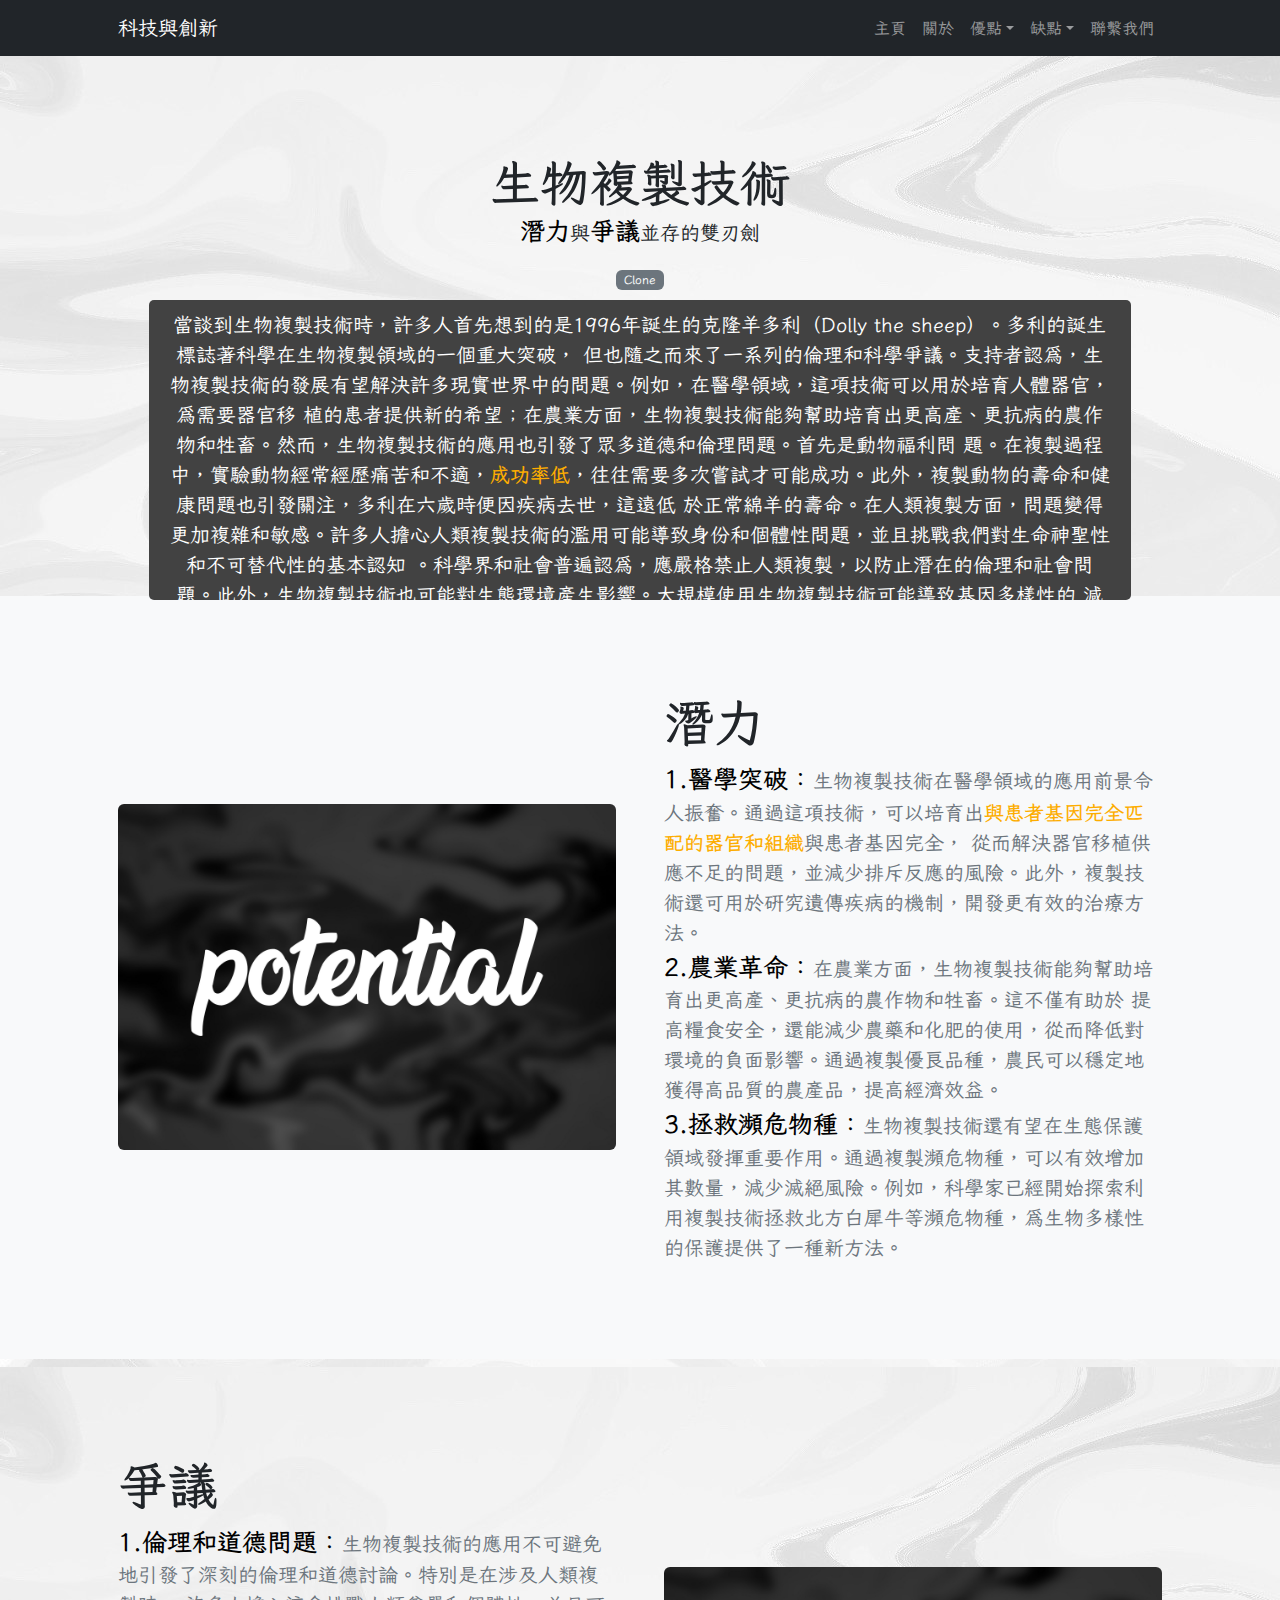
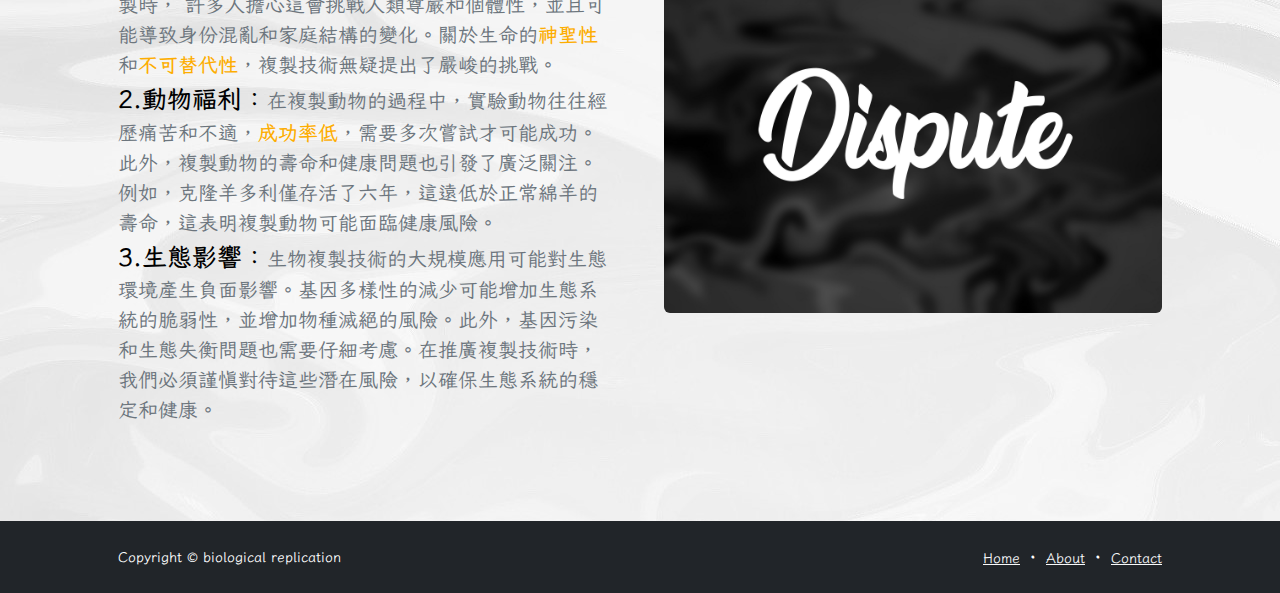
<file: about.html>
<!DOCTYPE html>
<html lang="zh-TW">
    <head>
        <meta charset="utf-8" />
        <meta name="viewport" content="width=device-width, initial-scale=1, shrink-to-fit=no" />
        <meta name="description" content="" />
        <meta name="author" content="" />
        <title>科技與創新-生物複製</title>
        <!-- Favicon-->
        <link rel="icon" type="image/x-icon" href="assets/favicon.ico" />
        <!-- Bootstrap icons-->
        <link href="https://cdn.jsdelivr.net/npm/bootstrap-icons@1.5.0/font/bootstrap-icons.css" rel="stylesheet" />
        <!-- Google Font-->
        <link rel="preconnect" href="https://fonts.googleapis.com">
        <link rel="preconnect" href="https://fonts.gstatic.com" crossorigin>
        <link href="https://fonts.googleapis.com/css2?family=LXGW+WenKai+TC:wght@400;700&display=swap" rel="stylesheet">
        <!-- Core theme CSS (includes Bootstrap)-->
        <link href="css/styles.css" rel="stylesheet" />
        <link href="css/mystyles.css" rel="stylesheet" />
    </head>
    <body class="d-flex flex-column">
        <main class="flex-shrink-0">
            <!-- Navigation-->
            <div class="indexbg">
            <nav class="navbar navbar-expand-lg navbar-dark bg-dark">
                <div class="container px-5">
                    <a class="navbar-brand" href="index.html">科技與創新</a>
                    <button class="navbar-toggler" type="button" data-bs-toggle="collapse" data-bs-target="#navbarSupportedContent" aria-controls="navbarSupportedContent" aria-expanded="false" aria-label="Toggle navigation"><span class="navbar-toggler-icon"></span></button>
                    <div class="collapse navbar-collapse" id="navbarSupportedContent">
                        <ul class="navbar-nav ms-auto mb-2 mb-lg-0">
                            <li class="nav-item"><a class="nav-link" href="index.html">主頁</a></li>
                            <li class="nav-item"><a class="nav-link" href="about.html">關於</a></li>
                            <li class="nav-item dropdown">
                                <a class="nav-link dropdown-toggle" id="navbarDropdownBlog" href="#" role="button" data-bs-toggle="dropdown" aria-expanded="false">優點</a>
                                <ul class="dropdown-menu dropdown-menu-end" aria-labelledby="navbarDropdownBlog">
                                    <li><a class="dropdown-item" href="medical progress.html">醫學進步</a></li>
                                    <li><a class="dropdown-item" href="biodiversity.html">生物多樣性</a></li>
                                    <li><a class="dropdown-item" href="Technology development.html">科技發展</a></li>
                                </ul>
                            </li>
                            <li class="nav-item dropdown">
                                <a class="nav-link dropdown-toggle" id="navbarDropdownPortfolio" href="#" role="button" data-bs-toggle="dropdown" aria-expanded="false">缺點</a>
                                <ul class="dropdown-menu dropdown-menu-end" aria-labelledby="navbarDropdownPortfolio">
                                    <li><a class="dropdown-item" href="social influence.html">社會影響</a></li>
                                    <li><a class="dropdown-item" href="health risks.html">健康風險</a></li>
                                    <li><a class="dropdown-item" href="economic cost.html">經濟成本</a></li>
                                </ul>
                            </li>
                            <li class="nav-item"><a class="nav-link" href="faq.html">聯繫我們</a></li>
                        </ul>
                    </div>
                </div>
            </nav>
            <!-- Header-->
            <header class="py-5">
                <div class=" px-5">
                    <div class="row justify-content-center">
                        <div class="col-lg-8 col-xxl-6">
                            <div class="text-center my-5">
                                <h1 class="zoom-effect slide-in fw-bolder mp mb-1">生物複製技術</h1>
                                <h2 class="zoom-effect slide-in1 abouth2"><span class="font">潛力</span>與<span class="font">爭議</span>並存的雙刃劍</h2>
            <!-- Post categories-->
            <a class="zoom-effect slide-in1 badge bg-secondary text-decoration-none link-light" href="https://geneonline.news/somatic-cell-nuclear-transfer/ " target="_blank" >Clone</a>
                                <p class="slide-in2 overflow">當談到生物複製技術時，許多人首先想到的是1996年誕生的克隆羊多利（Dolly the sheep）。多利的誕生標誌著科學在生物複製領域的一個重大突破，
                                    但也隨之而來了一系列的倫理和科學爭議。支持者認為，生物複製技術的發展有望解決許多現實世界中的問題。例如，在醫學領域，這項技術可以用於培育人體器官，為需要器官移
                                    植的患者提供新的希望；在農業方面，生物複製技術能夠幫助培育出更高產、更抗病的農作物和牲畜。然而，生物複製技術的應用也引發了眾多道德和倫理問題。首先是動物福利問
                                    題。在複製過程中，實驗動物經常經歷痛苦和不適，<span class="yellow">成功率低</span>，往往需要多次嘗試才可能成功。此外，複製動物的壽命和健康問題也引發關注，多利在六歲時便因疾病去世，這遠低
                                    於正常綿羊的壽命。在人類複製方面，問題變得更加複雜和敏感。許多人擔心人類複製技術的濫用可能導致身份和個體性問題，並且挑戰我們對生命神聖性和不可替代性的基本認知
                                    。科學界和社會普遍認為，應嚴格禁止人類複製，以防止潛在的倫理和社會問題。此外，生物複製技術也可能對生態環境產生影響。大規模使用生物複製技術可能導致基因多樣性的
                                    減少，增加生態系統的脆弱性和物種滅絕的風險。基因污染和生態失衡問題也是需要仔細考慮的方面。在技術不斷進步的同時，我們需要對生物複製技術進行深入的研究和審慎的監
                                    管，以確保其應用符合倫理和社會的可接受範圍，並能夠真正造福人類和地球的未來。</p>
                            </div>
                        </div>
                    </div>
                </div>
            </header>
            <!-- About section one-->
            <section class="py-5 bg-light" id="scroll-target">
                <div class=" container px-5 my-5">
                    <div class="row gx-5 align-items-center">
                        <div class="col-lg-6"><img class="zoom-effect slide-in img-fluid rounded mb-5 mb-lg-0" src="assets/pl.jpg" alt="潛力" /></div>
                        <div class="col-lg-6">
                            <h2 class="fw-bolder abouth3">潛力</h2>
                            <p class="lead fw-normal text-muted mb-0"><span class="font">1.醫學突破：</span>生物複製技術在醫學領域的應用前景令人振奮。通過這項技術，可以培育出<span class="yellow">與患者基因完全匹配的器官和組織</span>與患者基因完全，
                                從而解決器官移植供應不足的問題，並減少排斥反應的風險。此外，複製技術還可用於研究遺傳疾病的機制，開發更有效的治療方法。</p>
                            <p class="lead fw-normal text-muted mb-0"><span class="font">2.農業革命：</span>在農業方面，生物複製技術能夠幫助培育出更高產、更抗病的農作物和牲畜。這不僅有助於
                                提高糧食安全，還能減少農藥和化肥的使用，從而降低對環境的負面影響。通過複製優良品種，農民可以穩定地獲得高品質的農產品，提高經濟效益。</p>
                            <p class="lead fw-normal text-muted mb-0"><span class="font">3.拯救瀕危物種：</span>生物複製技術還有望在生態保護領域發揮重要作用。通過複製瀕危物種，可以有效增加
                                其數量，減少滅絕風險。例如，科學家已經開始探索利用複製技術拯救北方白犀牛等瀕危物種，為生物多樣性的保護提供了一種新方法。</p>
                        </div>
                    </div>
                </div>
            </section>
            <!-- About section two-->
            <section class="py-5">
                <div class="container px-5 my-5">
                    <div class="row gx-5 align-items-center">
                        <div class="col-lg-6 order-first order-lg-last"><img class="zoom-effect slide-in1 img-fluid rounded mb-5 mb-lg-0" src="assets/de.jpg" alt="爭議" /></div>
                        <div class="col-lg-6">
                            <h2 class="fw-bolder abouth3">爭議</h2>
                            <p class="lead fw-normal text-muted mb-0"><span class="font">1.倫理和道德問題：</span>生物複製技術的應用不可避免地引發了深刻的倫理和道德討論。特別是在涉及人類複製時，
                                許多人擔心這會挑戰人類尊嚴和個體性，並且可能導致身份混亂和家庭結構的變化。關於生命的<span class="yellow">神聖性</span>和<span class="yellow">不可替代性</span>，複製技術無疑提出了嚴峻的挑戰。</p>
                            <p class="lead fw-normal text-muted mb-0"><span class="font">2.動物福利：</span>在複製動物的過程中，實驗動物往往經歷痛苦和不適，<span class="yellow">成功率低</span>，需要多次嘗試才可能成功。此外，複製動物的壽命和健康問題也引發了廣泛關注。
                                例如，克隆羊多利僅存活了六年，這遠低於正常綿羊的壽命，這表明複製動物可能面臨健康風險。</p>
                            <p class="lead fw-normal text-muted mb-0"><span class="font">3.生態影響：</span>生物複製技術的大規模應用可能對生態環境產生負面影響。基因多樣性的減少可能增加生態系統的脆弱性，並增加物種滅絕的風險。此外，基因污染
                                和生態失衡問題也需要仔細考慮。在推廣複製技術時，我們必須謹慎對待這些潛在風險，以確保生態系統的穩定和健康。</p>
                        </div>
                    </div>
                </div>
            </section>
        </div>
        </main>
        <!-- Footer-->
        <footer class="bg-dark py-4 mt-auto">
            <div class="container px-5">
                <div class="row align-items-center justify-content-between flex-column flex-sm-row">
                    <div class="col-auto"><div class="small m-0 text-white">Copyright &copy; biological replication</div></div>
                    <div class="col-auto">
                        <a class="link-light small" href="https://a0931420082.github.io/index.html">Home</a>
                        <span class="text-white mx-1">&middot;</span>
                        <a class="link-light small" href="https://a0931420082.github.io/about.html">About</a>
                        <span class="text-white mx-1">&middot;</span>
                        <a class="link-light small" href="https://a0931420082.github.io/faq.html">Contact</a>
                    </div>
                </div>
            </div>
        </footer>
        <!-- Bootstrap core JS-->
        <script src="https://cdn.jsdelivr.net/npm/bootstrap@5.2.3/dist/js/bootstrap.bundle.min.js"></script>
        <!-- Core theme JS-->
        <script src="js/scripts.js"></script>
    </body>
</html>
</file>
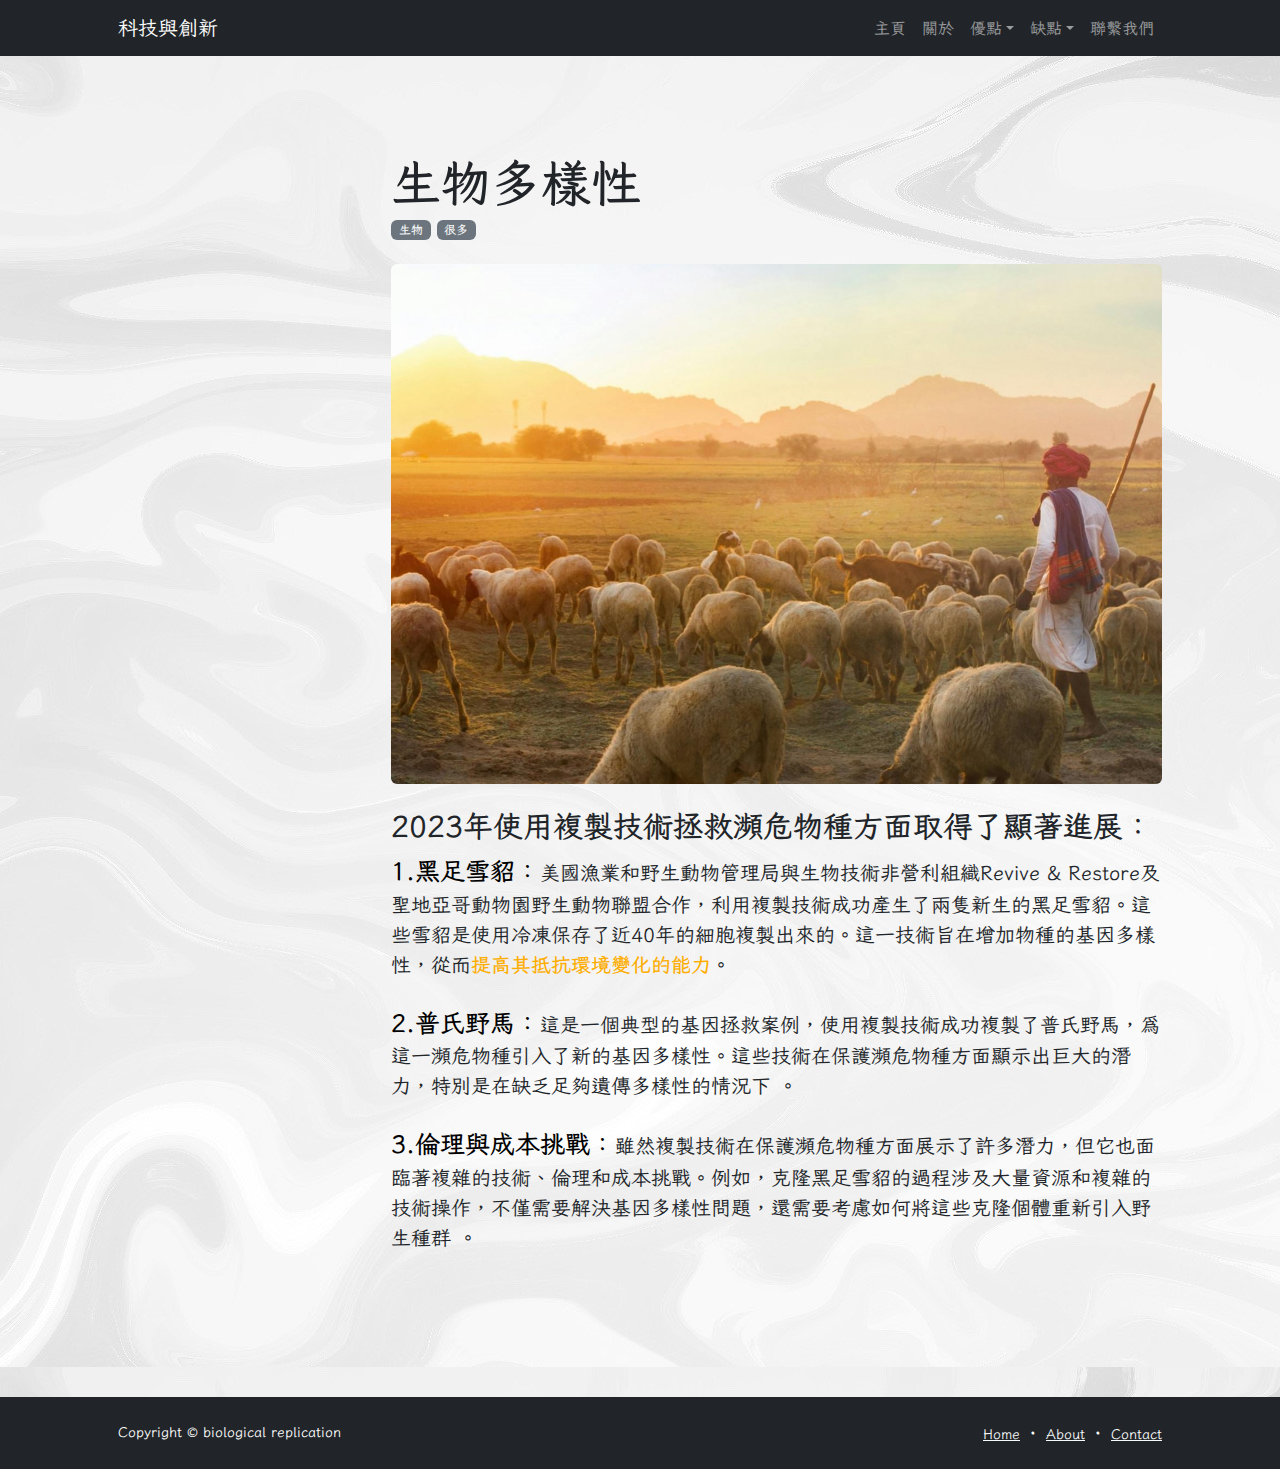
<file: biodiversity.html>
<!DOCTYPE html>
<html lang="zh-TW">
    <head>
        <meta charset="utf-8" />
        <meta name="viewport" content="width=device-width, initial-scale=1, shrink-to-fit=no" />
        <meta name="description" content="" />
        <meta name="author" content="" />
        <title>科技與創新-生物複製</title>
        <!-- Favicon-->
        <link rel="icon" type="image/x-icon" href="assets/favicon.ico" />
        <!-- Bootstrap icons-->
        <link href="https://cdn.jsdelivr.net/npm/bootstrap-icons@1.5.0/font/bootstrap-icons.css" rel="stylesheet" />
        <!-- Google Font-->
        <link rel="preconnect" href="https://fonts.googleapis.com">
        <link rel="preconnect" href="https://fonts.gstatic.com" crossorigin>
        <link href="https://fonts.googleapis.com/css2?family=LXGW+WenKai+TC:wght@400;700&display=swap" rel="stylesheet">
        <!-- Core theme CSS (includes Bootstrap)-->
        <link href="css/styles.css" rel="stylesheet" />
        <link href="css/mystyles.css" rel="stylesheet" />
    </head>
    <body class="d-flex flex-column">
        <main class="flex-shrink-0">
            <!-- Navigation-->
            <div class="indexbg">
            <nav class="navbar navbar-expand-lg navbar-dark bg-dark">
                <div class="container px-5">
                    <a class="navbar-brand" href="index.html">科技與創新</a>
                    <button class="navbar-toggler" type="button" data-bs-toggle="collapse" data-bs-target="#navbarSupportedContent" aria-controls="navbarSupportedContent" aria-expanded="false" aria-label="Toggle navigation"><span class="navbar-toggler-icon"></span></button>
                    <div class="collapse navbar-collapse" id="navbarSupportedContent">
                        <ul class="navbar-nav ms-auto mb-2 mb-lg-0">
                            <li class="nav-item"><a class="nav-link" href="index.html">主頁</a></li>
                            <li class="nav-item"><a class="nav-link" href="about.html">關於</a></li>
                            <li class="nav-item dropdown">
                                <a class="nav-link dropdown-toggle" id="navbarDropdownBlog" href="#" role="button" data-bs-toggle="dropdown" aria-expanded="false">優點</a>
                                <ul class="dropdown-menu dropdown-menu-end" aria-labelledby="navbarDropdownBlog">
                                    <li><a class="dropdown-item" href="medical progress.html">醫學進步</a></li>
                                    <li><a class="dropdown-item" href="biodiversity.html">生物多樣性</a></li>
                                    <li><a class="dropdown-item" href="Technology development.html">科技發展</a></li>
                                </ul>
                            </li>
                            <li class="nav-item dropdown">
                                <a class="nav-link dropdown-toggle" id="navbarDropdownPortfolio" href="#" role="button" data-bs-toggle="dropdown" aria-expanded="false">缺點</a>
                                <ul class="dropdown-menu dropdown-menu-end" aria-labelledby="navbarDropdownPortfolio">
                                    <li><a class="dropdown-item" href="social influence.html">社會影響</a></li>
                                    <li><a class="dropdown-item" href="health risks.html">健康風險</a></li>
                                    <li><a class="dropdown-item" href="economic cost.html">經濟成本</a></li>
                                </ul>
                            </li>
                            <li class="nav-item"><a class="nav-link" href="faq.html">聯繫我們</a></li>
                        </ul>
                    </div>
                </div>
            </nav>
            <!-- Page Content-->
            <section class="py-5">
                <div class="container px-5 my-5">
                    <div class="row gx-5">
                        <div class="col-lg-3">
                        </div>
                        <div class="col-lg-9">
                            <!-- Post content-->
                            <article>
                                <!-- Post header-->
                                <header class="mb-4">
                                    <!-- Post title-->
                                    <h1 class="slide-in fw-bolder mp mb-1">生物多樣性</h1>
                                    <!-- Post categories-->
                                    <a class="zoom-effect badge bg-secondary text-decoration-none link-light" href="https://www.thenewslens.com/article/142119" target="_blank" >生物</a>
                                    <a class="zoom-effect badge bg-secondary text-decoration-none link-light" href="https://www.scimonth.com.tw/archives/5606" target="_blank" >很多</a>
                                </header>
                                <!-- Preview image figure-->
                                <figure class="mb-4"><img class="slide-in2 img-fluid rounded" src="assets/biodiversity.jpg" alt="biodiversity" /></figure>
                                <!-- Post content-->
                                <section class="mb-5">
                                    <h2 class="fw-bolder by">2023年使用複製技術拯救瀕危物種方面取得了顯著進展：</h2>
                                    <p class="fs-5 mb-4"><span class="font">1.黑足雪貂：</span>美國漁業和野生動物管理局與生物技術非營利組織Revive & Restore及聖地亞哥動物園野生動物聯盟合作，利用複製技術成功產生了兩隻新生的黑足雪貂。這些雪貂是使用冷凍保存了近40年的細胞複製出來的。這一技術旨在增加物種的基因多樣性，從而<span class="yellow">提高其抵抗環境變化的能力</span>​。</p>
                                    <p class="fs-5 mb-4"><span class="font">2.普氏野馬：</span>這是一個典型的基因拯救案例，使用複製技術成功複製了普氏野馬，為這一瀕危物種引入了新的基因多樣性。這些技術在保護瀕危物種方面顯示出巨大的潛力，特別是在缺乏足夠遺傳多樣性的情況下​ 。</p>
                                    <p class="fs-5 mb-4"><span class="font">3.倫理與成本挑戰：</span>雖然複製技術在保護瀕危物種方面展示了許多潛力，但它也面臨著複雜的技術、倫理和成本挑戰。例如，克隆黑足雪貂的過程涉及大量資源和複雜的技術操作，不僅需要解決基因多樣性問題，還需要考慮如何將這些克隆個體重新引入野生種群​ ​。</p>
                                </section>
                            </article>
                        </div>
                    </div>
                </div>
            </section>
        </div>
        </main>
        <!-- Footer-->
        <footer class="bg-dark py-4 mt-auto">
            <div class="container px-5">
                <div class="row align-items-center justify-content-between flex-column flex-sm-row">
                    <div class="col-auto"><div class="small m-0 text-white">Copyright &copy; biological replication</div></div>
                    <div class="col-auto">
                        <a class="link-light small" href="https://a0931420082.github.io/index.html">Home</a>
                        <span class="text-white mx-1">&middot;</span>
                        <a class="link-light small" href="https://a0931420082.github.io/about.html">About</a>
                        <span class="text-white mx-1">&middot;</span>
                        <a class="link-light small" href="https://a0931420082.github.io/faq.html">Contact</a>
                    </div>
                </div>
            </div>
        </footer>
        <!-- Bootstrap core JS-->
        <script src="https://cdn.jsdelivr.net/npm/bootstrap@5.2.3/dist/js/bootstrap.bundle.min.js"></script>
        <!-- Core theme JS-->
        <script src="js/scripts.js"></script>
    </body>
</html>
</file>
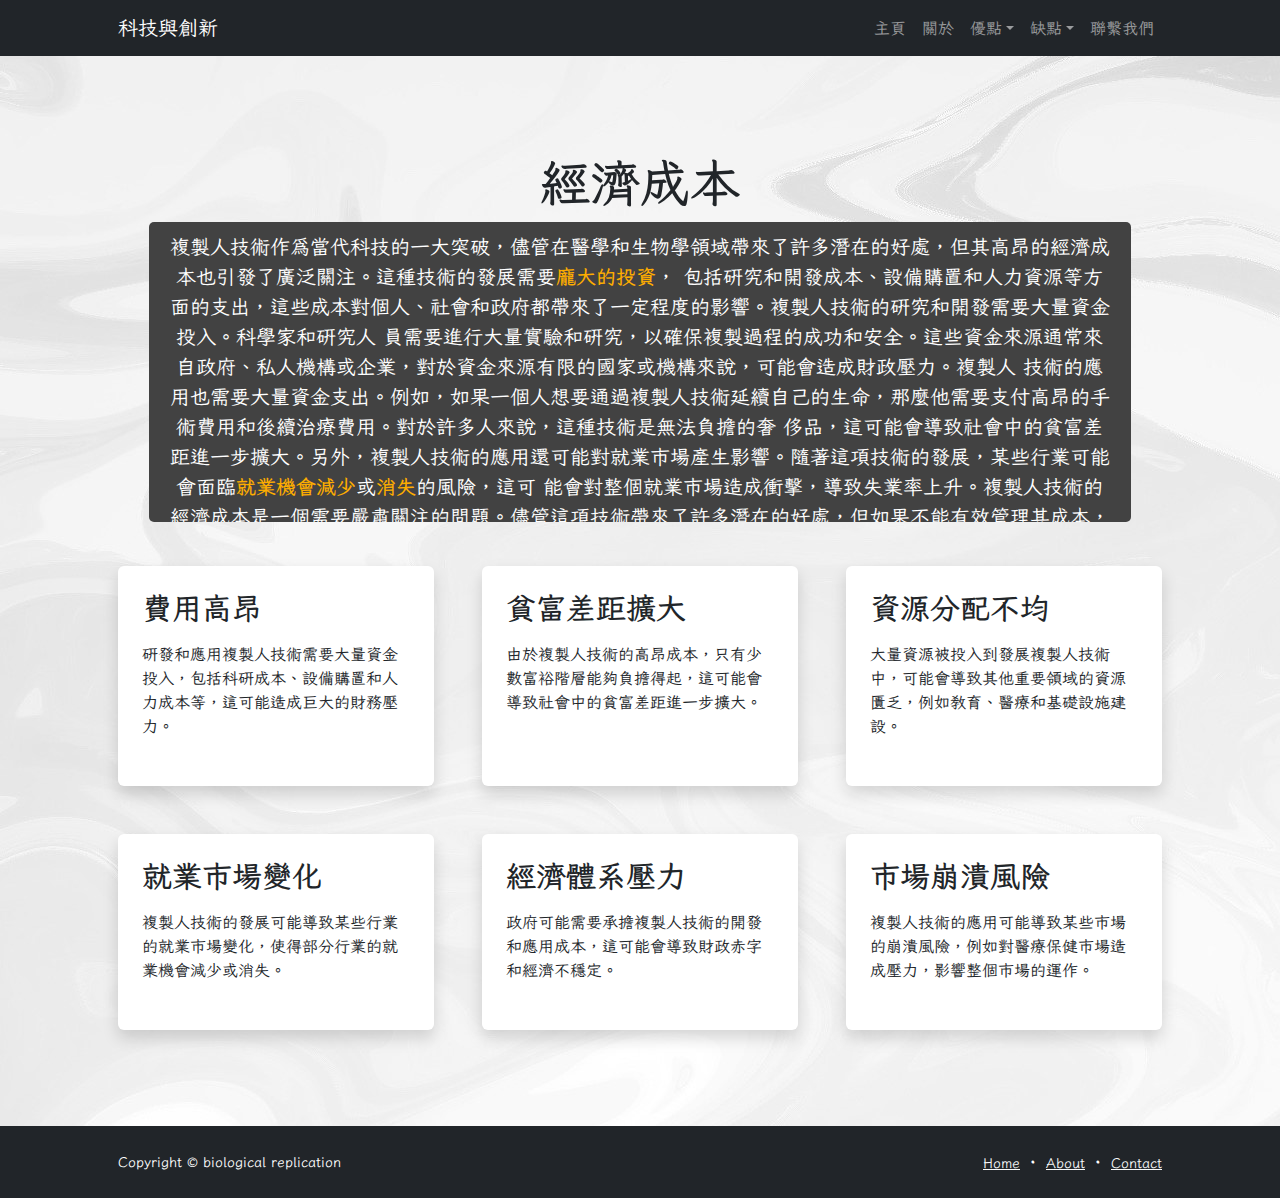
<file: economic cost.html>
<!DOCTYPE html>
<html lang="zh-TW">
    <head>
        <meta charset="utf-8" />
        <meta name="viewport" content="width=device-width, initial-scale=1, shrink-to-fit=no" />
        <meta name="description" content="" />
        <meta name="author" content="" />
        <title>科技與創新-生物複製</title>
        <!-- Favicon-->
        <link rel="icon" type="image/x-icon" href="assets/favicon.ico" />
        <!-- Bootstrap icons-->
        <link href="https://cdn.jsdelivr.net/npm/bootstrap-icons@1.5.0/font/bootstrap-icons.css" rel="stylesheet" />
        <!-- Google Font-->
        <link rel="preconnect" href="https://fonts.googleapis.com">
        <link rel="preconnect" href="https://fonts.gstatic.com" crossorigin>
        <link href="https://fonts.googleapis.com/css2?family=LXGW+WenKai+TC:wght@400;700&display=swap" rel="stylesheet">
        <!-- Core theme CSS (includes Bootstrap)-->
        <link href="css/styles.css" rel="stylesheet" />
        <link href="css/mystyles.css" rel="stylesheet" />
    </head>
    <body class="d-flex flex-column">
        <main class="flex-shrink-0">
            <!-- Navigation-->
            <div class="indexbg">
            <nav class="navbar navbar-expand-lg navbar-dark bg-dark">
                <div class="container px-5">
                    <a class="navbar-brand" href="index.html">科技與創新</a>
                    <button class="navbar-toggler" type="button" data-bs-toggle="collapse" data-bs-target="#navbarSupportedContent" aria-controls="navbarSupportedContent" aria-expanded="false" aria-label="Toggle navigation"><span class="navbar-toggler-icon"></span></button>
                    <div class="collapse navbar-collapse" id="navbarSupportedContent">
                        <ul class="navbar-nav ms-auto mb-2 mb-lg-0">
                            <li class="nav-item"><a class="nav-link" href="index.html">主頁</a></li>
                            <li class="nav-item"><a class="nav-link" href="about.html">關於</a></li>
                            <li class="nav-item dropdown">
                                <a class="nav-link dropdown-toggle" id="navbarDropdownBlog" href="#" role="button" data-bs-toggle="dropdown" aria-expanded="false">優點</a>
                                <ul class="dropdown-menu dropdown-menu-end" aria-labelledby="navbarDropdownBlog">
                                    <li><a class="dropdown-item" href="medical progress.html">醫學進步</a></li>
                                    <li><a class="dropdown-item" href="biodiversity.html">生物多樣性</a></li>
                                    <li><a class="dropdown-item" href="Technology development.html">科技發展</a></li>
                                </ul>
                            </li>
                            <li class="nav-item dropdown">
                                <a class="nav-link dropdown-toggle" id="navbarDropdownPortfolio" href="#" role="button" data-bs-toggle="dropdown" aria-expanded="false">缺點</a>
                                <ul class="dropdown-menu dropdown-menu-end" aria-labelledby="navbarDropdownPortfolio">
                                    <li><a class="dropdown-item" href="social influence.html">社會影響</a></li>
                                    <li><a class="dropdown-item" href="health risks.html">健康風險</a></li>
                                    <li><a class="dropdown-item" href="economic cost.html">經濟成本</a></li>
                                </ul>
                            </li>
                            <li class="nav-item"><a class="nav-link" href="faq.html">聯繫我們</a></li>
                        </ul>
                    </div>
                </div>
            </nav>
            <!-- Header-->
            <header class="py-5">
                <div class=" px-5">
                    <div class="row justify-content-center">
                        <div class="col-lg-8 col-xxl-6">
                            <div class="text-center my-5">
                                <h1 class="slide-in1 fw-bolder mp mb-1">經濟成本</h1>
                                <p class="slide-in2 overflow">複製人技術作為當代科技的一大突破，儘管在醫學和生物學領域帶來了許多潛在的好處，但其高昂的經濟成本也引發了廣泛關注。這種技術的發展需要<span class="yellow">龐大的投資</span>，
                                    包括研究和開發成本、設備購置和人力資源等方面的支出，這些成本對個人、社會和政府都帶來了一定程度的影響。複製人技術的研究和開發需要大量資金投入。科學家和研究人
                                    員需要進行大量實驗和研究，以確保複製過程的成功和安全。這些資金來源通常來自政府、私人機構或企業，對於資金來源有限的國家或機構來說，可能會造成財政壓力。複製人
                                    技術的應用也需要大量資金支出。例如，如果一個人想要通過複製人技術延續自己的生命，那麼他需要支付高昂的手術費用和後續治療費用。對於許多人來說，這種技術是無法負擔的奢
                                    侈品，這可能會導致社會中的貧富差距進一步擴大。另外，複製人技術的應用還可能對就業市場產生影響。隨著這項技術的發展，某些行業可能會面臨<span class="yellow">就業機會減少</span>或<span class="yellow">消失</span>的風險，這可
                                    能會對整個就業市場造成衝擊，導致失業率上升。複製人技術的經濟成本是一個需要嚴肅關注的問題。儘管這項技術帶來了許多潛在的好處，但如果不能有效管理其成本，可
                                    能會對社會和經濟造成不利影響。因此，政府、企業和社會應該共同努力，確保複製人技術的發展和應用符合社會的整體利益，並能夠為人類社會帶來真正的福祉。</p>
                            </div>
                        </div>
                    </div>
                </div>
            </header>
            <!-- Blog preview section-->
            <section class="py-5">
                <div class="container px-5">
                    <div class="row gx-5">
                        <div class="slide-in2 text1 col-lg-4 mb-5">
                            <div class="zoom-effect card h-100 shadow border-0">
                                <div class="card-body p-4">
                                    <a class="text-decoration-none link-dark stretched-link" href="#!"><div class="fontt h5 card-title fw-bolder mb-3">費用高昂</div></a>
                                    <p class="card-text mb-0">研發和應用複製人技術需要大量資金投入，包括科研成本、設備購置和人力成本等，這可能造成巨大的財務壓力。</p>
                                </div>
                                <div class="card-footer p-4 pt-0 bg-transparent border-top-0">
                                    <div class="d-flex align-items-end justify-content-between">
                                    </div>
                                </div>
                            </div>
                        </div>
                        <div class="slide-in2 text2 col-lg-4 mb-5">
                            <div class="zoom-effect card h-100 shadow border-0">
                                <div class="card-body p-4">
                                    <a class="text-decoration-none link-dark stretched-link" href="#!"><div class="fontt h5 card-title fw-bolder mb-3">貧富差距擴大</div></a>
                                    <p class="card-text mb-0">由於複製人技術的高昂成本，只有少數富裕階層能夠負擔得起，這可能會導致社會中的貧富差距進一步擴大。</p>
                                </div>
                                <div class="card-footer p-4 pt-0 bg-transparent border-top-0">
                                    <div class="d-flex align-items-end justify-content-between">
                                        <div class="d-flex align-items-center">
                                        </div>
                                    </div>
                                </div>
                            </div>
                        </div>
                        <div class="slide-in2 text3 col-lg-4 mb-5">
                            <div class="zoom-effect card h-100 shadow border-0">
                                <div class="card-body p-4">
                                    <a class="text-decoration-none link-dark stretched-link" href="#!"><div class="fontt h5 card-title fw-bolder mb-3">資源分配不均</div></a>
                                    <p class="card-text mb-0">大量資源被投入到發展複製人技術中，可能會導致其他重要領域的資源匱乏，例如教育、醫療和基礎設施建設。</p>
                                </div>
                                <div class="card-footer p-4 pt-0 bg-transparent border-top-0">
                                    <div class="d-flex align-items-end justify-content-between">
                                        <div class="d-flex align-items-center">
                                        </div>
                                    </div>
                                </div>
                            </div>
                        </div>
                        <div class="slide-in2 text4 col-lg-4  mb-5">
                            <div class="zoom-effect card h-100 shadow border-0">
                                <div class="card-body p-4">
                                    <a class="text-decoration-none link-dark stretched-link" href="#!"><div class="fontt h5 card-title fw-bolder mb-3">就業市場變化</div></a>
                                    <p class="card-text mb-0">複製人技術的發展可能導致某些行業的就業市場變化，使得部分行業的就業機會減少或消失。</p>
                                </div>
                                <div class="card-footer p-4 pt-0 bg-transparent border-top-0">
                                    <div class="d-flex align-items-end justify-content-between">
                                        <div class="d-flex align-items-center">
                                        </div>
                                    </div>
                                </div>
                            </div>
                        </div>
                        <div class="slide-in2 text5 col-lg-4 mb-5">
                            <div class="zoom-effect card h-100 shadow border-0">
                                <div class="card-body p-4">
                                    <a class="text-decoration-none link-dark stretched-link" href="#!"><div class="fontt h5 card-title fw-bolder mb-3">經濟體系壓力</div></a>
                                    <p class="card-text mb-0">政府可能需要承擔複製人技術的開發和應用成本，這可能會導致財政赤字和經濟不穩定。</p>
                                </div>
                                <div class="card-footer p-4 pt-0 bg-transparent border-top-0">
                                    <div class="d-flex align-items-end justify-content-between">
                                        <div class="d-flex align-items-center">
                                        </div>
                                    </div>
                                </div>
                            </div>
                        </div>
                        <div class="slide-in2 text6 col-lg-4 mb-5">
                            <div class="zoom-effect card h-100 shadow border-0">
                                <div class="card-body p-4">
                                    <a class="text-decoration-none link-dark stretched-link" href="#!"><div class="fontt h5 card-title fw-bolder mb-3">市場崩潰風險</div></a>
                                    <p class="card-text mb-0">複製人技術的應用可能導致某些市場的崩潰風險，例如對醫療保健市場造成壓力，影響整個市場的運作。</p>
                                </div>
                                <div class="card-footer p-4 pt-0 bg-transparent border-top-0">
                                    <div class="d-flex align-items-end justify-content-between">
                                        <div class="d-flex align-items-center">
                                        </div>
                                    </div>
                                </div>
                            </div>
                        </div>
                    </div>
                </div>
            </section>
        </div>
        </main>
        <!-- Footer-->
        <footer class="bg-dark py-4 mt-auto">
            <div class="container px-5">
                <div class="row align-items-center justify-content-between flex-column flex-sm-row">
                    <div class="col-auto"><div class="small m-0 text-white">Copyright &copy; biological replication</div></div>
                    <div class="col-auto">
                        <a class="link-light small" href="https://a0931420082.github.io/index.html">Home</a>
                        <span class="text-white mx-1">&middot;</span>
                        <a class="link-light small" href="https://a0931420082.github.io/about.html">About</a>
                        <span class="text-white mx-1">&middot;</span>
                        <a class="link-light small" href="https://a0931420082.github.io/faq.html">Contact</a>
                    </div>
                </div>
            </div>
        </footer>
        <!-- Bootstrap core JS-->
        <script src="https://cdn.jsdelivr.net/npm/bootstrap@5.2.3/dist/js/bootstrap.bundle.min.js"></script>
        <!-- Core theme JS-->
        <script src="js/scripts.js"></script>
    </body>
</html>
</file>
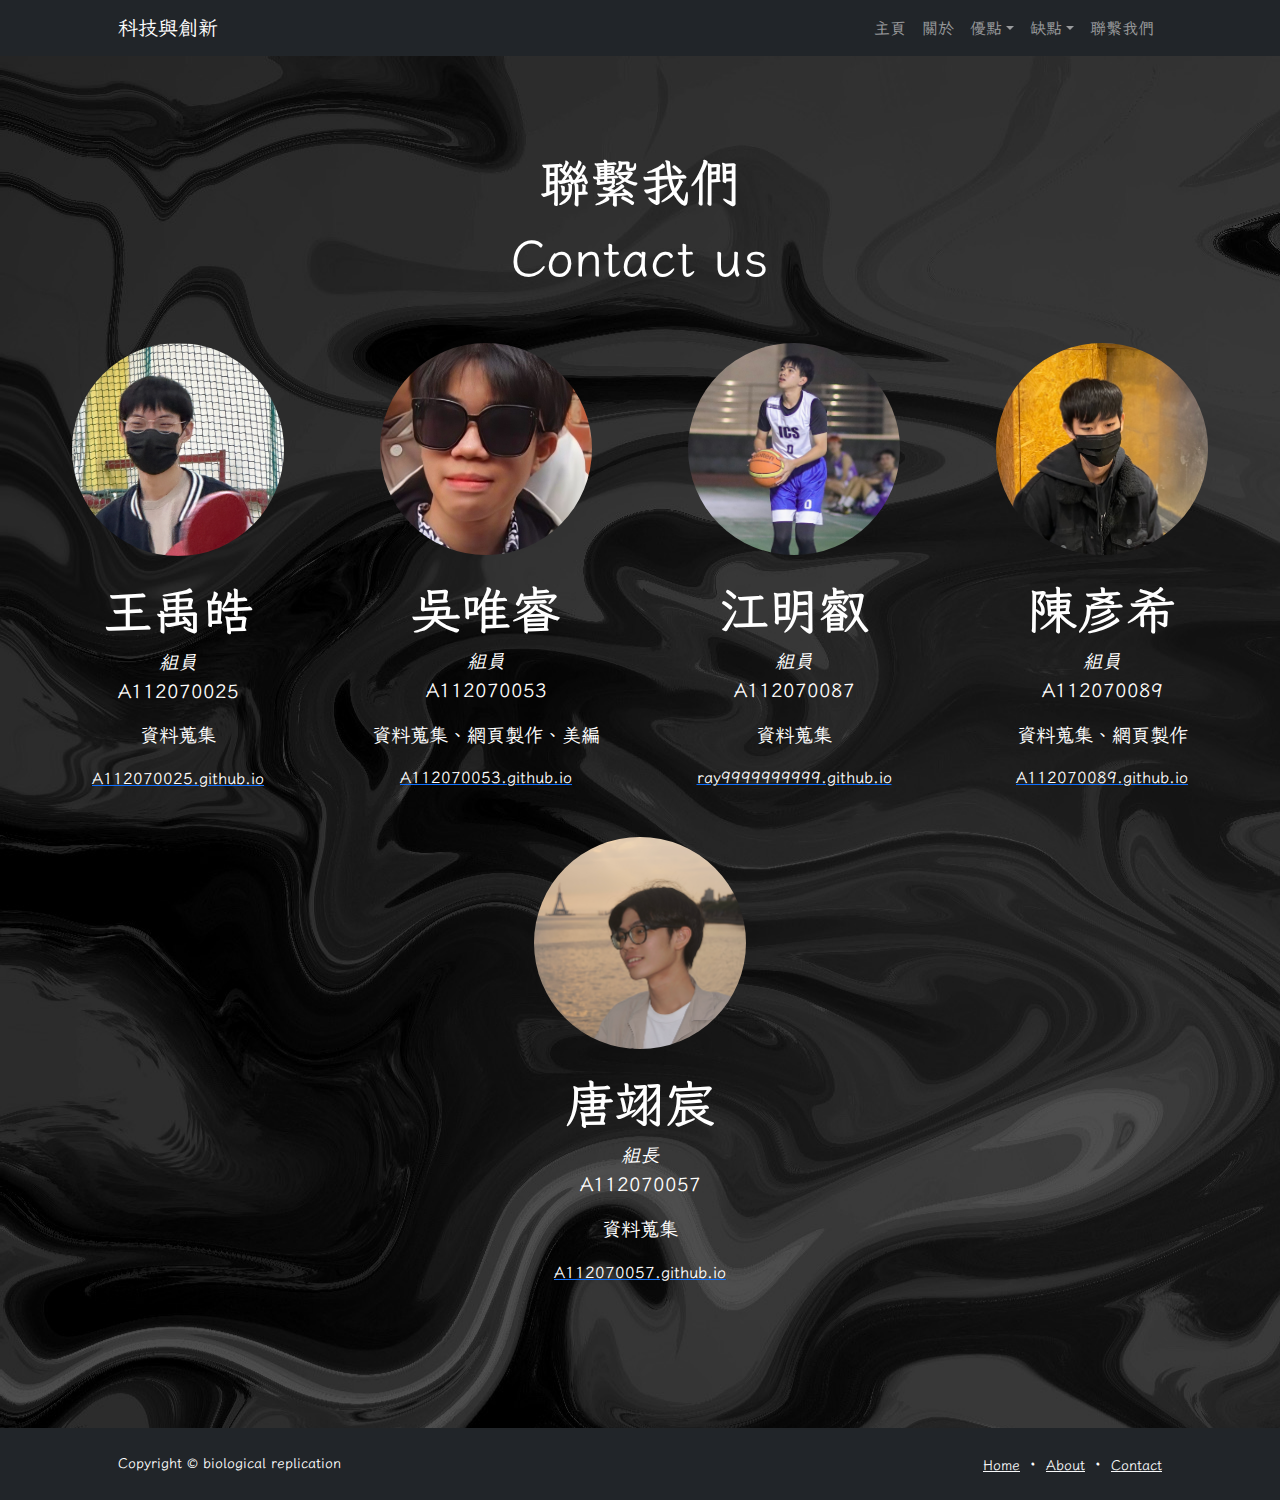
<file: faq.html>
<!DOCTYPE html>
<html lang="zh-TW">
    <head>
        <meta charset="utf-8" />
        <meta name="viewport" content="width=device-width, initial-scale=1, shrink-to-fit=no" />
        <meta name="description" content="" />
        <meta name="author" content="" />
        <title>科技與創新-生物複製</title>
        <!-- Favicon-->
        <link rel="icon" type="image/x-icon" href="assets/favicon.ico" />
        <!-- Bootstrap icons-->
        <link href="https://cdn.jsdelivr.net/npm/bootstrap-icons@1.5.0/font/bootstrap-icons.css" rel="stylesheet" />
        <!-- Google Font-->
        <link rel="preconnect" href="https://fonts.googleapis.com">
        <link rel="preconnect" href="https://fonts.gstatic.com" crossorigin>
        <link href="https://fonts.googleapis.com/css2?family=LXGW+WenKai+TC:wght@400;700&display=swap" rel="stylesheet">
        <!-- Core theme CSS (includes Bootstrap)-->
        <link href="css/styles.css" rel="stylesheet" />
        <link href="css/mystyles.css" rel="stylesheet" />
    </head>
    <body class="d-flex flex-column h-100">
        <main class="flex-shrink-0">
            <!-- Navigation-->
            <nav class="navbar navbar-expand-lg navbar-dark bg-dark">
                <div class="container px-5">
                    <a class="navbar-brand" href="index.html">科技與創新</a>
                    <button class="navbar-toggler" type="button" data-bs-toggle="collapse" 
                    data-bs-target="#navbarSupportedContent" aria-controls="navbarSupportedContent" 
                    aria-expanded="false" aria-label="Toggle navigation"><span class="navbar-toggler-icon"></span></button>
                    <div class="collapse navbar-collapse" id="navbarSupportedContent">
                        <ul class="navbar-nav ms-auto mb-2 mb-lg-0">
                            <li class="nav-item"><a class="nav-link" href="index.html">主頁</a></li>
                            <li class="nav-item"><a class="nav-link" href="about.html">關於</a></li>
                            <li class="nav-item dropdown">
                                <a class="nav-link dropdown-toggle" id="navbarDropdownBlog" href="#" role="button" data-bs-toggle="dropdown" aria-expanded="false">優點</a>
                                <ul class="dropdown-menu dropdown-menu-end" aria-labelledby="navbarDropdownBlog">
                                    <li><a class="dropdown-item" href="medical progress.html">醫學進步</a></li>
                                    <li><a class="dropdown-item" href="biodiversity.html">生物多樣性</a></li>
                                    <li><a class="dropdown-item" href="Technology development.html">科技發展</a></li>
                                </ul>
                            </li>
                            <li class="nav-item dropdown">
                                <a class="nav-link dropdown-toggle" id="navbarDropdownPortfolio" href="#" role="button" data-bs-toggle="dropdown" aria-expanded="false">缺點</a>
                                <ul class="dropdown-menu dropdown-menu-end" aria-labelledby="navbarDropdownPortfolio">
                                    <li><a class="dropdown-item" href="social influence.html">社會影響</a></li>
                                    <li><a class="dropdown-item" href="health risks.html">健康風險</a></li>
                                    <li><a class="dropdown-item" href="economic cost.html">經濟成本</a></li>
                                </ul>
                            </li>
                            <li class="nav-item"><a class="nav-link" href="faq.html">聯繫我們</a></li>
                        </ul>
                    </div>
                </div>
            </nav>
            <!-- Page Content-->
    <section class="py-5 faqbg">
        <div class="px-5 my-5">
            <div class="text-center">
                <h2 class="slide-in fw-bolder faqfont1">聯繫我們</h2>
                <p class="slide-in lead fw-normal faqfont1 mb-5">Contact us</p>
            </div>
            <div class="row gx-5 row-cols-1 row-cols-sm-2 row-cols-xl-4 justify-content-center">
                <div class="col mb-5 mb-5 mb-xl-0">
                    <div class="text-center">
                        <img class="flip-once img-fluid rounded-circle mb-4 px-4" src="assets/IMG_6990.jpg" alt="ㄩ皓的大頭貼" />
                        <h5 class="zoom-effect fw-bolder faqfont">王禹皓</h5>
                        <p class="fst-italic text-muted mb-0"><span class="faqfont1">組員</span></p>
                        <p><span class="faqfont1">A112070025</span></p>
                        <p><span class="faqfont1">資料蒐集</span></p>
                        <a href="https://a112070025.github.io/" target="_blank"><span class="link">A112070025.github.io</span></a>
                    </div>
                </div>
                <div class="col mb-5 mb-5 mb-xl-0">
                    <div class="text-center">
                        <img class="flip-once img-fluid rounded-circle mb-4 px-4" src="assets/me.jpg" alt="ㄖ的大頭貼" />
                        <h5 class="zoom-effect fw-bolder faqfont">吳唯睿</h5>
                        <p class="fst-italic text-muted mb-0"><span class="faqfont1">組員</span></p>
                        <p><span class="faqfont1">A112070053</span></p>
                        <p><span class="faqfont1">資料蒐集、網頁製作、美編</span></p>
                        <a href="https://a112070053.github.io/" target="_blank"><span class="link">A112070053.github.io</span></a>
                    </div>
                </div>
                <div class="col mb-5 mb-5 mb-sm-0">
                    <div class="text-center">
                        <img class="flip-once img-fluid rounded-circle mb-4 px-4" src="assets/IMG_5509.jpg" alt="江明叡的大頭貼" />
                        <h5 class="zoom-effect fw-bolder faqfont">江明叡</h5>
                        <p class="fst-italic text-muted mb-0"><span class="faqfont1">組員</span></p>
                        <p><span class="faqfont1">A112070087</span></p>
                        <p><span class="faqfont1">資料蒐集</span></p>
                        <a href="https://ray9999999999.github.io/" target="_blank"><span class="link">ray9999999999.github.io</span></a>
                        <span class="link"></span>
                    </div>
                </div>
                <div class="col mb-5">
                    <div class="text-center">
                        <img class="flip-once img-fluid rounded-circle mb-4 px-4" src="assets/profile.jpeg" alt="陳彥希的大頭貼" />
                        <h5 class="zoom-effect fw-bolder faqfont">陳彥希</h5>
                        <p class="fst-italic text-muted mb-0"><span class="faqfont1">組員</span></p>
                        <p><span class="faqfont1">A112070089</span></p>
                        <p><span class="faqfont1">資料蒐集、網頁製作</span></p>
                        <a href="https://a112070089.github.io/" target="_blank"><span class="link">A112070089.github.io</span></a>
                    </div>
                </div>
                <div class="col mb-5">
                    <div class="text-center">
                        <img class="flip-once img-fluid rounded-circle mb-4 px-4" src="assets/yichen.JPG" alt="唐翊宸的大頭貼" />
                        <h5 class="zoom-effect fw-bolder faqfont">唐翊宸</h5>
                        <p class="fst-italic text-muted mb-0"><span class="faqfont1">組長</span></p>
                        <p><span class="faqfont1">A112070057</span></p>
                        <p><span class="faqfont1">資料蒐集</span></p>
                        <a href="https://a112070057.github.io/" target="_blank"><span class="link">A112070057.github.io</span></a>
                    </div>
                </div>
            </div>
        </div>
    </section>
        <!-- Footer-->
        <footer class="bg-dark py-4 mt-auto">
            <div class="container px-5">
                <div class="row align-items-center justify-content-between flex-column flex-sm-row">
                    <div class="col-auto"><div class="small m-0 text-white">Copyright &copy; biological replication</div></div>
                    <div class="col-auto">
                        <a class="link-light small" href="https://a0931420082.github.io/index.html">Home</a>
                        <span class="text-white mx-1">&middot;</span>
                        <a class="link-light small" href="https://a0931420082.github.io/about.html">About</a>
                        <span class="text-white mx-1">&middot;</span>
                        <a class="link-light small" href="https://a0931420082.github.io/faq.html">Contact</a>
                    </div>
                </div>
            </div>
        </footer>
        <!-- Bootstrap core JS-->
        <script src="https://cdn.jsdelivr.net/npm/bootstrap@5.2.3/dist/js/bootstrap.bundle.min.js"></script>
        <!-- Core theme JS-->
        <script src="js/scripts.js"></script>
    </body>
</html>
</file>
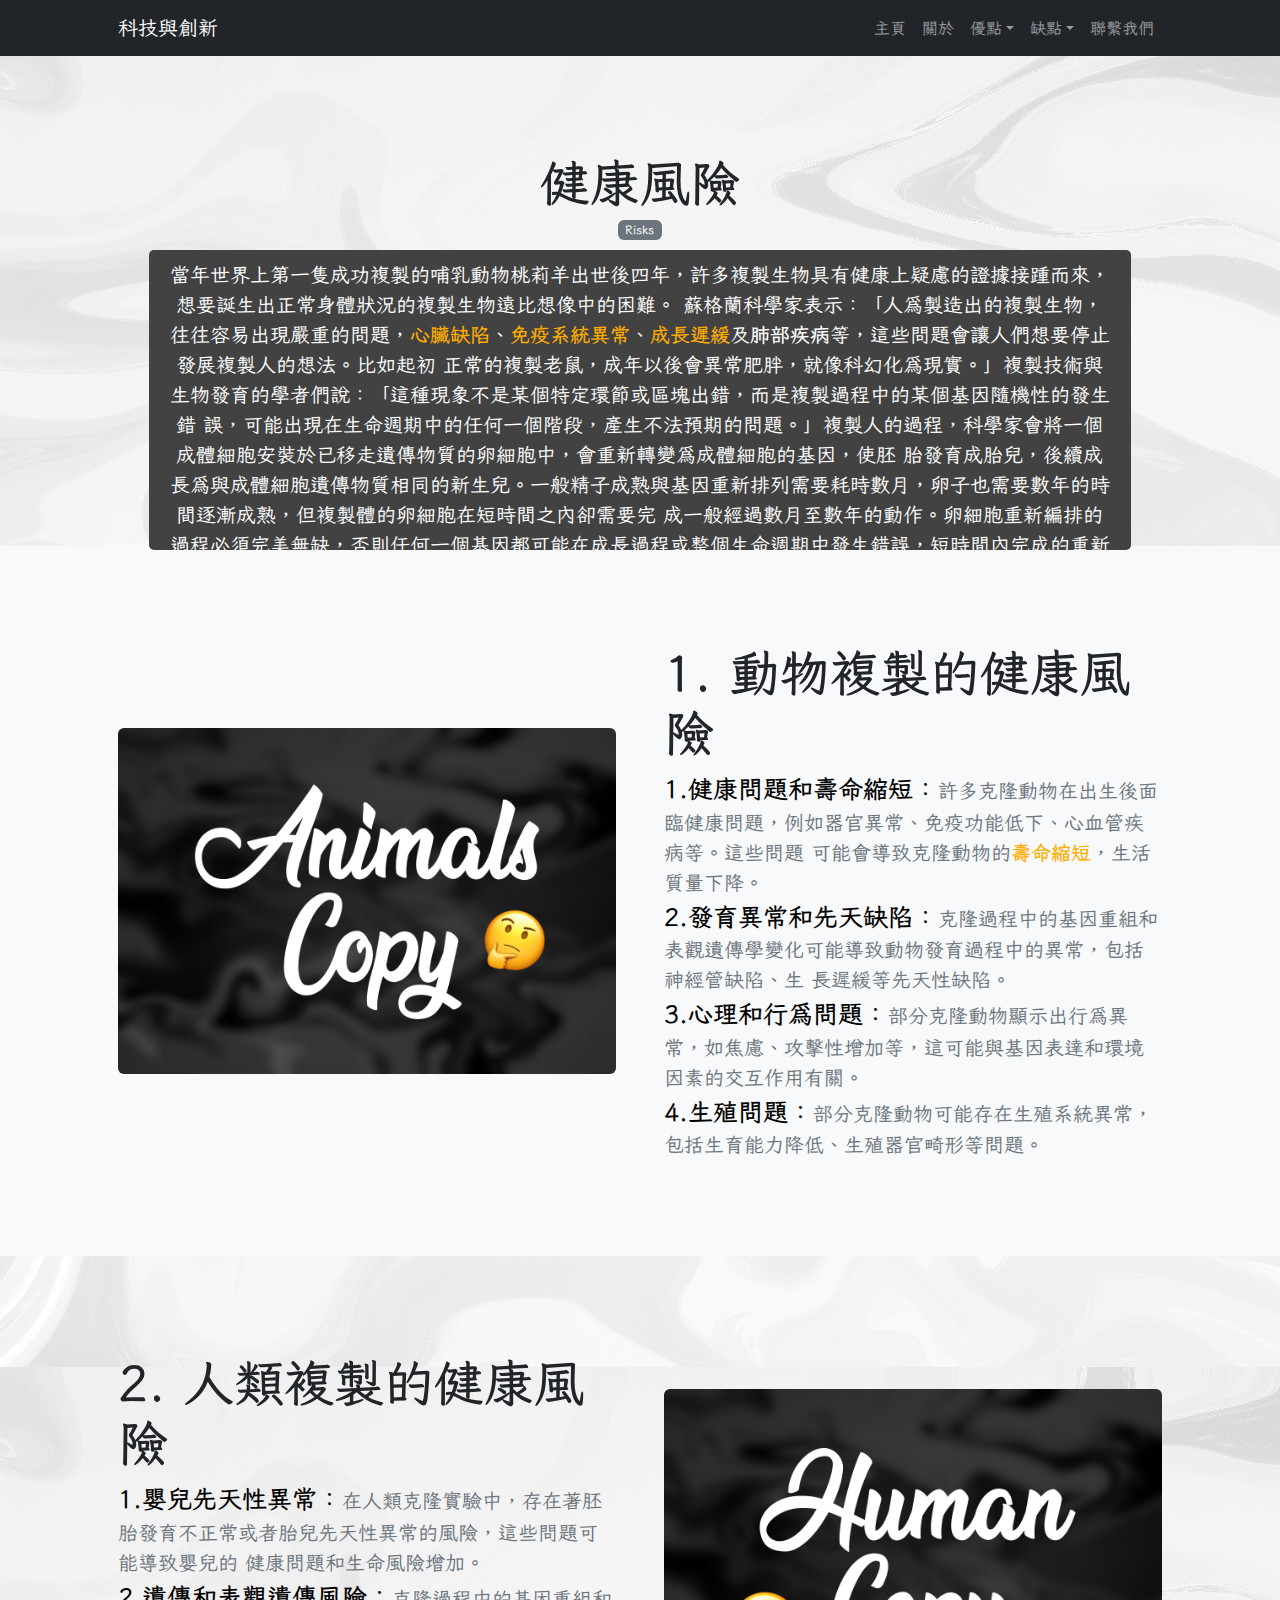
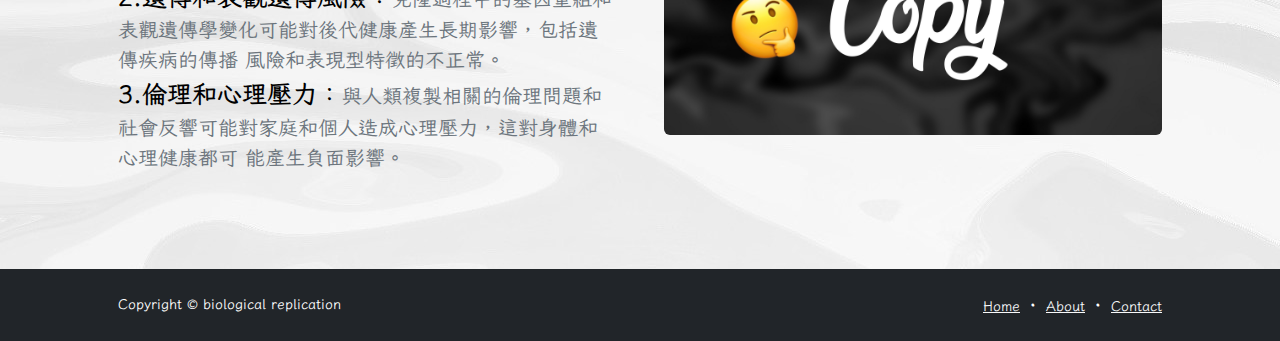
<file: health risks.html>
<!DOCTYPE html>
<html lang="zh-TW">
    <head>
        <meta charset="utf-8" />
        <meta name="viewport" content="width=device-width, initial-scale=1, shrink-to-fit=no" />
        <meta name="description" content="" />
        <meta name="author" content="" />
        <title>科技與創新-生物複製</title>
        <!-- Favicon-->
        <link rel="icon" type="image/x-icon" href="assets/favicon.ico" />
        <!-- Bootstrap icons-->
        <link href="https://cdn.jsdelivr.net/npm/bootstrap-icons@1.5.0/font/bootstrap-icons.css" rel="stylesheet" />
        <!-- Google Font-->
        <link rel="preconnect" href="https://fonts.googleapis.com">
        <link rel="preconnect" href="https://fonts.gstatic.com" crossorigin>
        <link href="https://fonts.googleapis.com/css2?family=LXGW+WenKai+TC:wght@400;700&display=swap" rel="stylesheet">
        <!-- Core theme CSS (includes Bootstrap)-->
        <link href="css/styles.css" rel="stylesheet" />
        <link href="css/mystyles.css" rel="stylesheet" />
    </head>
    <body class="d-flex flex-column">
        <main class="flex-shrink-0">
            <!-- Navigation-->
            <div class="indexbg">
            <nav class="navbar navbar-expand-lg navbar-dark bg-dark">
                <div class="container px-5">
                    <a class="navbar-brand" href="index.html">科技與創新</a>
                    <button class="navbar-toggler" type="button" data-bs-toggle="collapse" data-bs-target="#navbarSupportedContent" aria-controls="navbarSupportedContent" aria-expanded="false" aria-label="Toggle navigation"><span class="navbar-toggler-icon"></span></button>
                    <div class="collapse navbar-collapse" id="navbarSupportedContent">
                        <ul class="navbar-nav ms-auto mb-2 mb-lg-0">
                            <li class="nav-item"><a class="nav-link" href="index.html">主頁</a></li>
                            <li class="nav-item"><a class="nav-link" href="about.html">關於</a></li>
                            <li class="nav-item dropdown">
                                <a class="nav-link dropdown-toggle" id="navbarDropdownBlog" href="#" role="button" data-bs-toggle="dropdown" aria-expanded="false">優點</a>
                                <ul class="dropdown-menu dropdown-menu-end" aria-labelledby="navbarDropdownBlog">
                                    <li><a class="dropdown-item" href="medical progress.html">醫學進步</a></li>
                                    <li><a class="dropdown-item" href="biodiversity.html">生物多樣性</a></li>
                                    <li><a class="dropdown-item" href="Technology development.html">科技發展</a></li>
                                </ul>
                            </li>
                            <li class="nav-item dropdown">
                                <a class="nav-link dropdown-toggle" id="navbarDropdownPortfolio" href="#" role="button" data-bs-toggle="dropdown" aria-expanded="false">缺點</a>
                                <ul class="dropdown-menu dropdown-menu-end" aria-labelledby="navbarDropdownPortfolio">
                                    <li><a class="dropdown-item" href="social influence.html">社會影響</a></li>
                                    <li><a class="dropdown-item" href="health risks.html">健康風險</a></li>
                                    <li><a class="dropdown-item" href="economic cost.html">經濟成本</a></li>
                                </ul>
                            </li>
                            <li class="nav-item"><a class="nav-link" href="faq.html">聯繫我們</a></li>
                        </ul>
                    </div>
                </div>
            </nav>
            <span class="hr"></span>
            <!-- Header-->
            <header class="py-5">
                <div class=" px-5">
                    <div class="row justify-content-center">
                        <div class="col-lg-8 col-xxl-6">
                            <div class="text-center my-5">
                                <h1 class="slide-in1 fw-bolder mp mb-1">健康風險</h1>
            <!-- Post categories-->
            <a class="zoom-effect badge bg-secondary text-decoration-none link-light" href="https://www.secretchina.com/news/b5/2022/04/23/1004238.html" target="_blank" >Risks</a>
                                <p class="slide-in2 overflow">當年世界上第一隻成功複製的哺乳動物桃莉羊出世後四年，許多複製生物具有健康上疑慮的證據接踵而來，想要誕生出正常身體狀況的複製生物遠比想像中的困難。
                                    蘇格蘭科學家表示：「人為製造出的複製生物，往往容易出現嚴重的問題，<span class="yellow">心臟缺陷</span>、<span class="yellow">免疫系統異常</span>、<span class="yellow">成長遲緩</span>及<span class="hr">肺部疾病</span>等，這些問題會讓人們想要停止發展複製人的想法。比如起初
                                    正常的複製老鼠，成年以後會異常肥胖，就像科幻化為現實。」複製技術與生物發育的學者們說：「這種現象不是某個特定環節或區塊出錯，而是複製過程中的某個基因隨機性的發生錯
                                    誤，可能出現在生命週期中的任何一個階段，產生不法預期的問題。」複製人的過程，科學家會將一個成體細胞安裝於已移走遺傳物質的卵細胞中，會重新轉變為成體細胞的基因，使胚
                                    胎發育成胎兒，後續成長為與成體細胞遺傳物質相同的新生兒。一般精子成熟與基因重新排列需要耗時數月，卵子也需要數年的時間逐漸成熟，但複製體的卵細胞在短時間之內卻需要完
                                    成一般經過數月至數年的動作。卵細胞重新編排的過程必須完美無缺，否則任何一個基因都可能在成長過程或整個生命週期中發生錯誤，短時間內完成的重新編排極有可能導致複製體的
                                    DNA發生隨機性的錯誤，稍微改變任何一個基因都能導致胚胎或胎兒停止成長，從而讓他們失去生命，亦或是使胎兒出生不久後，就走向死亡或在晚年罹患嚴重疾病。
                                    </p>
                            </div>
                        </div>
                    </div>
                </div>
            </header>
            <!-- About section one-->
            <section class="py-5 bg-light" id="scroll-target">
                <div class="container px-5 my-5">
                    <div class="row gx-5 align-items-center">
                        <div class="col-lg-6"><img class="slide-in img-fluid rounded mb-5 mb-lg-0" src="assets/ac.jpg" alt="動物複製" /></div>
                        <div class="col-lg-6">
                            <h2 class="fw-bolder abouth3">1. 動物複製的健康風險</h2>
                            <p class="lead fw-normal text-muted mb-0"><span class="font">1.健康問題和壽命縮短：</span>許多克隆動物在出生後面臨健康問題，例如器官異常、免疫功能低下、心血管疾病等。這些問題
                                可能會導致克隆動物的<span class="yellow">壽命縮短</span>，生活質量下降。</p>
                            <p class="lead fw-normal text-muted mb-0"><span class="font">2.發育異常和先天缺陷：</span>克隆過程中的基因重組和表觀遺傳學變化可能導致動物發育過程中的異常，包括神經管缺陷、生
                                長遲緩等先天性缺陷。</p>
                            <p class="lead fw-normal text-muted mb-0"><span class="font">3.心理和行為問題：</span>部分克隆動物顯示出行為異常，如焦慮、攻擊性增加等，這可能與基因表達和環境因素的交互作用有關。</p>
                            <p class="lead fw-normal text-muted mb-0"><span class="font">4.生殖問題：</span>部分克隆動物可能存在生殖系統異常，包括生育能力降低、生殖器官畸形等問題。</p>
                        </div>
                    </div>
                </div>
            </section>
            <!-- About section two-->
            <section class="py-5">
                <div class="container px-5 my-5">
                    <div class="row gx-5 align-items-center">
                        <div class="col-lg-6 order-first order-lg-last"><img class="slide-in1 img-fluid rounded mb-5 mb-lg-0" src="assets/hc.jpg" alt="人類複製" /></div>
                        <div class="col-lg-6">
                            <h2 class="fw-bolder abouth3">2. 人類複製的健康風險</h2>
                            <p class="lead fw-normal text-muted mb-0"><span class="font">1.嬰兒先天性異常：</span>在人類克隆實驗中，存在著胚胎發育不正常或者胎兒先天性異常的風險，這些問題可能導致嬰兒的
                                健康問題和生命風險增加。</p>
                            <p class="lead fw-normal text-muted mb-0"><span class="font">2.遺傳和表觀遺傳風險：</span>克隆過程中的基因重組和表觀遺傳學變化可能對後代健康產生長期影響，包括遺傳疾病的傳播
                                風險和表現型特徵的不正常。</p>
                            <p class="lead fw-normal text-muted mb-0"><span class="font">3.倫理和心理壓力：</span>與人類複製相關的倫理問題和社會反響可能對家庭和個人造成心理壓力，這對身體和心理健康都可
                                能產生負面影響。</p>
                        </div>
                    </div>
                </div>
            </section>
        </div>
        </main>
        <!-- Footer-->
        <footer class="bg-dark py-4 mt-auto">
            <div class="container px-5">
                <div class="row align-items-center justify-content-between flex-column flex-sm-row">
                    <div class="col-auto"><div class="small m-0 text-white">Copyright &copy; biological replication</div></div>
                    <div class="col-auto">
                        <a class="link-light small" href="https://a0931420082.github.io/index.html">Home</a>
                        <span class="text-white mx-1">&middot;</span>
                        <a class="link-light small" href="https://a0931420082.github.io/about.html">About</a>
                        <span class="text-white mx-1">&middot;</span>
                        <a class="link-light small" href="https://a0931420082.github.io/faq.html">Contact</a>
                    </div>
                </div>
            </div>
        </footer>
        <!-- Bootstrap core JS-->
        <script src="https://cdn.jsdelivr.net/npm/bootstrap@5.2.3/dist/js/bootstrap.bundle.min.js"></script>
        <!-- Core theme JS-->
        <script src="js/scripts.js"></script>
    </body>
</html>
</file>
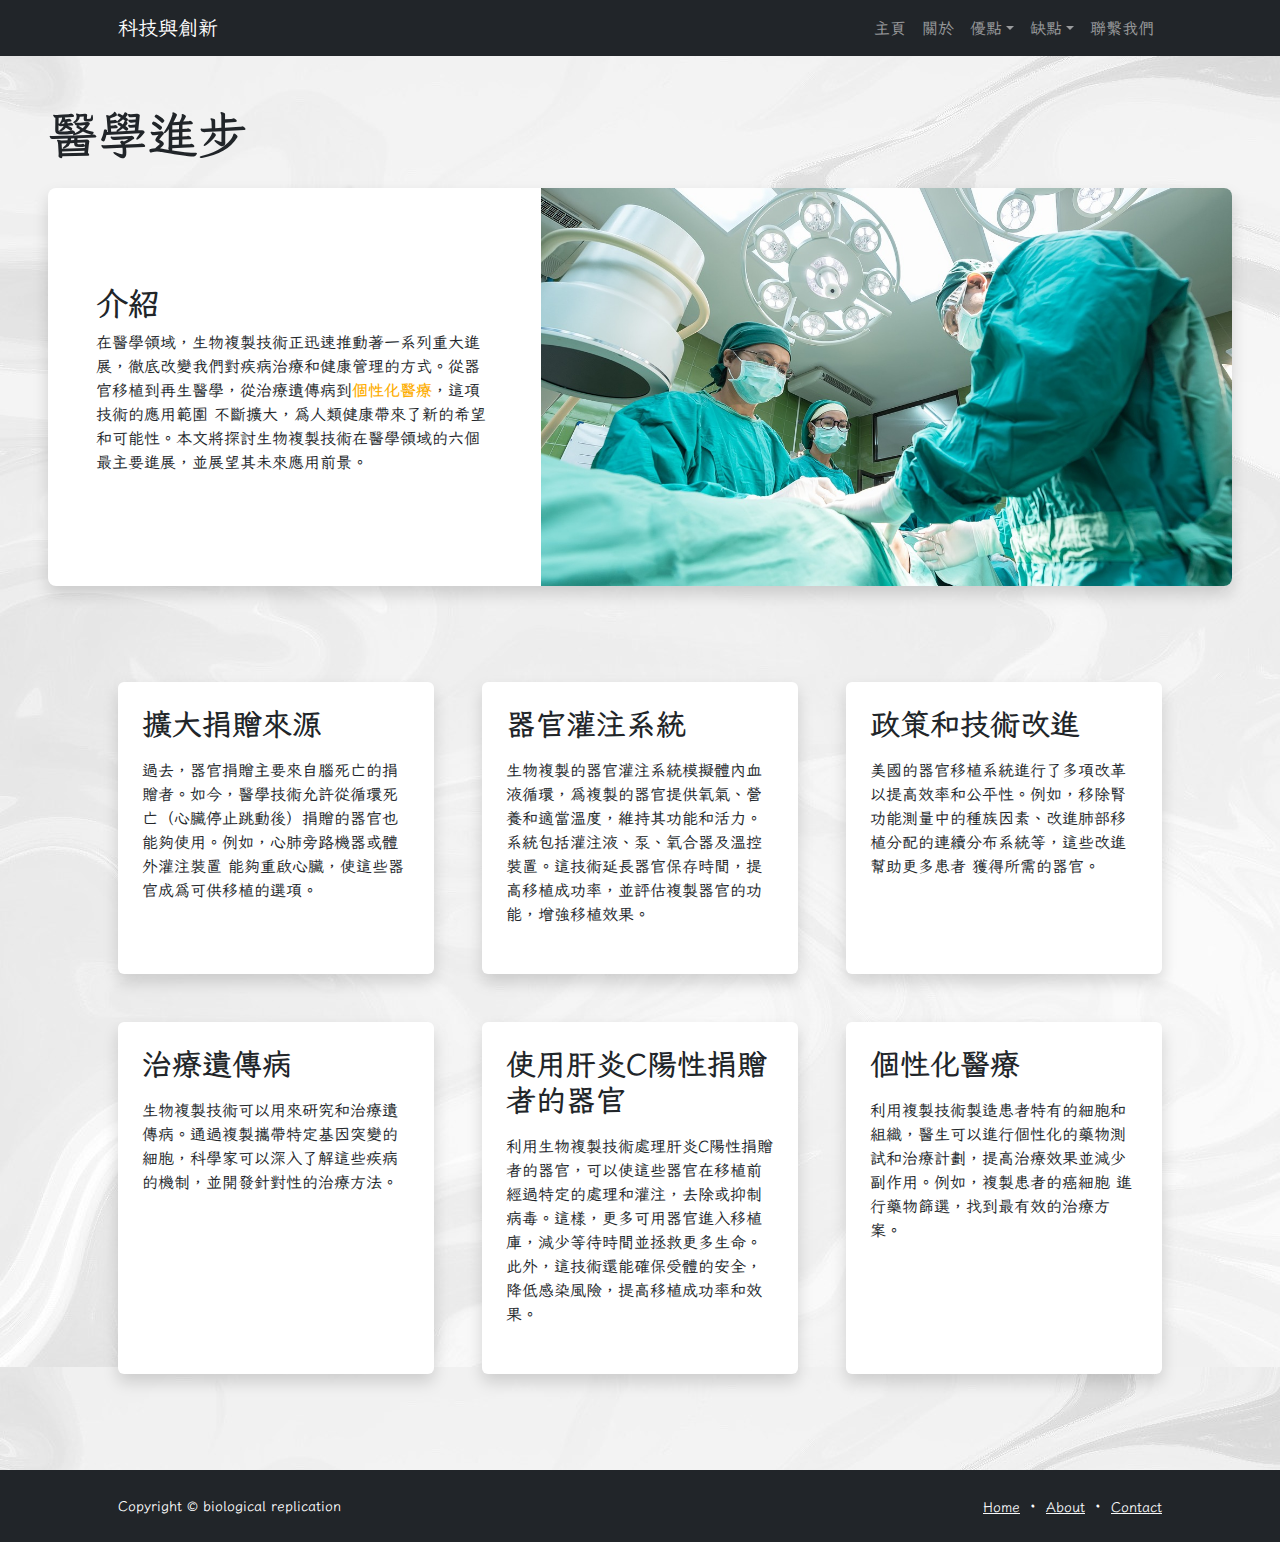
<file: medical progress.html>
<!DOCTYPE html>
<html lang="zh-TW">
    <head>
        <meta charset="utf-8" />
        <meta name="viewport" content="width=device-width, initial-scale=1, shrink-to-fit=no" />
        <meta name="description" content="" />
        <meta name="author" content="" />
        <title>科技與創新-生物複製</title>
        <!-- Favicon-->
        <link rel="icon" type="image/x-icon" href="assets/favicon.ico" />
        <!-- Bootstrap icons-->
        <link href="https://cdn.jsdelivr.net/npm/bootstrap-icons@1.5.0/font/bootstrap-icons.css" rel="stylesheet" />
        <!-- Google Font-->
        <link rel="preconnect" href="https://fonts.googleapis.com">
        <link rel="preconnect" href="https://fonts.gstatic.com" crossorigin>
        <link href="https://fonts.googleapis.com/css2?family=LXGW+WenKai+TC:wght@400;700&display=swap" rel="stylesheet">
        <!-- Core theme CSS (includes Bootstrap)-->
        <link href="css/styles.css" rel="stylesheet" />
        <link href="css/mystyles.css" rel="stylesheet" />
    </head>
    <body class="d-flex flex-column">
        <main class="flex-shrink-0">
            <!-- Navigation-->
            <div class="indexbg">
            <nav class="navbar navbar-expand-lg navbar-dark bg-dark">
                <div class="container px-5">
                    <a class="navbar-brand" href="index.html">科技與創新</a>
                    <button class="navbar-toggler" type="button" data-bs-toggle="collapse" data-bs-target="#navbarSupportedContent" aria-controls="navbarSupportedContent" aria-expanded="false" aria-label="Toggle navigation"><span class="navbar-toggler-icon"></span></button>
                    <div class="collapse navbar-collapse" id="navbarSupportedContent">
                        <ul class="navbar-nav ms-auto mb-2 mb-lg-0">
                            <li class="nav-item"><a class="nav-link" href="index.html">主頁</a></li>
                            <li class="nav-item"><a class="nav-link" href="about.html">關於</a></li>
                            <li class="nav-item dropdown">
                                <a class="nav-link dropdown-toggle" id="navbarDropdownBlog" href="#" role="button" data-bs-toggle="dropdown" aria-expanded="false">優點</a>
                                <ul class="dropdown-menu dropdown-menu-end" aria-labelledby="navbarDropdownBlog">
                                    <li><a class="dropdown-item" href="medical progress.html">醫學進步</a></li>
                                    <li><a class="dropdown-item" href="biodiversity.html">生物多樣性</a></li>
                                    <li><a class="dropdown-item" href="Technology development.html">科技發展</a></li>
                                </ul>
                            </li>
                            <li class="nav-item dropdown">
                                <a class="nav-link dropdown-toggle" id="navbarDropdownPortfolio" href="#" role="button" data-bs-toggle="dropdown" aria-expanded="false">缺點</a>
                                <ul class="dropdown-menu dropdown-menu-end" aria-labelledby="navbarDropdownPortfolio">
                                    <li><a class="dropdown-item" href="social influence.html">社會影響</a></li>
                                    <li><a class="dropdown-item" href="health risks.html">健康風險</a></li>
                                    <li><a class="dropdown-item" href="economic cost.html">經濟成本</a></li>
                                </ul>
                            </li>
                            <li class="nav-item"><a class="nav-link" href="faq.html">聯繫我們</a></li>
                        </ul>
                    </div>
                </div>
            </nav>
            <!-- Page Content-->
            <section class="py-5">
                <div class=" px-5">
                    <h1 class="slide-in1 fw-bolder mp mb-4">醫學進步</h1>
                    <div class="card border-0 shadow rounded-3 overflow-hidden">
                        <div class="card-body p-0">
                            <div class="row gx-0">
                                <div class="col-lg-6 col-xl-5 py-lg-5">
                                    <div class="p-4 p-md-5">
                                        <div class="slide-in h2 fw-bolder">介紹</div>
                                        <p>在醫學領域，生物複製技術正迅速推動著一系列重大進展，徹底改變我們對疾病治療和健康管理的方式。從器官移植到再生醫學，從治療遺傳病到<span class="yellow">個性化醫療</span>，這項技術的應用範圍
                                            不斷擴大，為人類健康帶來了新的希望和可能性。本文將探討生物複製技術在醫學領域的六個最主要進展，並展望其未來應用前景。</p>
                                    </div>
                                </div>
                                <div class="col-lg-6 col-xl-7"><div class="slide-in1 bg-featured-blog" style="background-image: url('assets/mp.jpg')"></div></div>
                            </div>
                        </div>
                    </div>
                </div>
            </section>
            <!-- Blog preview section-->
            <section class="py-5">
                <div class="container px-5">
                    <div class="row gx-5">
                        <div class="slide-in2 text1 col-lg-4 mb-5">
                            <div class="zoom-effect card h-100 shadow border-0">
                                <div class="card-body p-4">
                                    <a class="text-decoration-none link-dark stretched-link" href="#!"><div class="fontt h5 card-title fw-bolder mb-3">擴大捐贈來源</div></a>
                                    <p class="card-text mb-0">過去，器官捐贈主要來自腦死亡的捐贈者。如今，醫學技術允許從循環死亡（心臟停止跳動後）捐贈的器官也能夠使用。例如，心肺旁路機器或體外灌注裝置
                                        能夠重啟心臟，使這些器官成為可供移植的選項。</p>
                                </div>
                                <div class="card-footer p-4 pt-0 bg-transparent border-top-0">
                                    <div class="d-flex align-items-end justify-content-between">
                                    </div>
                                </div>
                            </div>
                        </div>
                        <div class="slide-in2 text2 col-lg-4 mb-5">
                            <div class="zoom-effect card h-100 shadow border-0">
                                <div class=" card-body p-4">
                                    <a class="text-decoration-none link-dark stretched-link" href="#!"><div class="fontt h5 card-title fw-bolder mb-3">器官灌注系統</div></a>
                                    <p class="card-text mb-0">生物複製的器官灌注系統模擬體內血液循環，為複製的器官提供氧氣、營養和適當溫度，維持其功能和活力。系統包括灌注液、泵、氧合器及溫控裝置。這技術延長器官保存時間，提高移植成功率，並評估複製器官的功能，增強移植效果。</p>
                                </div>
                                <div class="card-footer p-4 pt-0 bg-transparent border-top-0">
                                    <div class="d-flex align-items-end justify-content-between">
                                        <div class="d-flex align-items-center">
                                        </div>
                                    </div>
                                </div>
                            </div>
                        </div>
                        <div class="slide-in2 text3 col-lg-4 mb-5">
                            <div class="zoom-effect card h-100 shadow border-0">
                                <div class=" card-body p-4">
                                    <a class="text-decoration-none link-dark stretched-link" href="#!"><div class="fontt h5 card-title fw-bolder mb-3">政策和技術改進</div></a>
                                    <p class="card-text mb-0">美國的器官移植系統進行了多項改革以提高效率和公平性。例如，移除腎功能測量中的種族因素、改進肺部移植分配的連續分布系統等，這些改進幫助更多患者
                                        獲得所需的器官。</p>
                                </div>
                                <div class="card-footer p-4 pt-0 bg-transparent border-top-0">
                                    <div class="d-flex align-items-end justify-content-between">
                                        <div class="d-flex align-items-center">
                                        </div>
                                    </div>
                                </div>
                            </div>
                        </div>
                        <div class="slide-in2 text4 col-lg-4  mb-5">
                            <div class="zoom-effect card h-100 shadow border-0">
                                <div class="card-body p-4">
                                    <a class="text-decoration-none link-dark stretched-link" href="#!"><div class="fontt h5 card-title fw-bolder mb-3">治療遺傳病</div></a>
                                    <p class="card-text mb-0">生物複製技術可以用來研究和治療遺傳病。通過複製攜帶特定基因突變的細胞，科學家可以深入了解這些疾病的機制，並開發針對性的治療方法。</p>
                                </div>
                                <div class="card-footer p-4 pt-0 bg-transparent border-top-0">
                                    <div class="d-flex align-items-end justify-content-between">
                                        <div class="d-flex align-items-center">
                                        </div>
                                    </div>
                                </div>
                            </div>
                        </div>
                        <div class="slide-in2 text5 col-lg-4 mb-5">
                            <div class="zoom-effect card h-100 shadow border-0">
                                <div class=" card-body p-4">
                                    <a class="text-decoration-none link-dark stretched-link" href="#!"><div class="fontt h5 card-title fw-bolder mb-3">使用肝炎C陽性捐贈者的器官</div></a>
                                    <p class="card-text mb-0">利用生物複製技術處理肝炎C陽性捐贈者的器官，可以使這些器官在移植前經過特定的處理和灌注，去除或抑制病毒。這樣，更多可用器官進入移植庫，減少等待時間並拯救更多生命。此外，這技術還能確保受體的安全，降低感染風險，提高移植成功率和效果。</p>
                                </div>
                                <div class="card-footer p-4 pt-0 bg-transparent border-top-0">
                                    <div class="d-flex align-items-end justify-content-between">
                                        <div class="d-flex align-items-center">
                                        </div>
                                    </div>
                                </div>
                            </div>
                        </div>
                        <div class="slide-in2 text6 col-lg-4 mb-5">
                            <div class="zoom-effect card h-100 shadow border-0">
                                <div class=" card-body p-4">
                                    <a class="text-decoration-none link-dark stretched-link" href="#!"><div class="fontt h5 card-title fw-bolder mb-3">個性化醫療</div></a>
                                    <p class="card-text mb-0">利用複製技術製造患者特有的細胞和組織，醫生可以進行個性化的藥物測試和治療計劃，提高治療效果並減少副作用。例如，複製患者的癌細胞
                                        進行藥物篩選，找到最有效的治療方案。</p>
                                </div>
                                <div class="card-footer p-4 pt-0 bg-transparent border-top-0">
                                    <div class="d-flex align-items-end justify-content-between">
                                        <div class="d-flex align-items-center">
                                        </div>
                                    </div>
                                </div>
                            </div>
                        </div>
                    </div>
                </div>
            </section>
        </div>
        </main>
        <!-- Footer-->
        <footer class="bg-dark py-4 mt-auto">
            <div class="container px-5">
                <div class="row align-items-center justify-content-between flex-column flex-sm-row">
                    <div class="col-auto"><div class="small m-0 text-white">Copyright &copy; biological replication</div></div>
                    <div class="col-auto">
                        <a class="link-light small" href="https://a0931420082.github.io/index.html">Home</a>
                        <span class="text-white mx-1">&middot;</span>
                        <a class="link-light small" href="https://a0931420082.github.io/about.html">About</a>
                        <span class="text-white mx-1">&middot;</span>
                        <a class="link-light small" href="https://a0931420082.github.io/faq.html">Contact</a>
                    </div>
                </div>
            </div>
        </footer>
        <!-- Bootstrap core JS-->
        <script src="https://cdn.jsdelivr.net/npm/bootstrap@5.2.3/dist/js/bootstrap.bundle.min.js"></script>
        <!-- Core theme JS-->
        <script src="js/scripts.js"></script>
    </body>
</html>
</file>
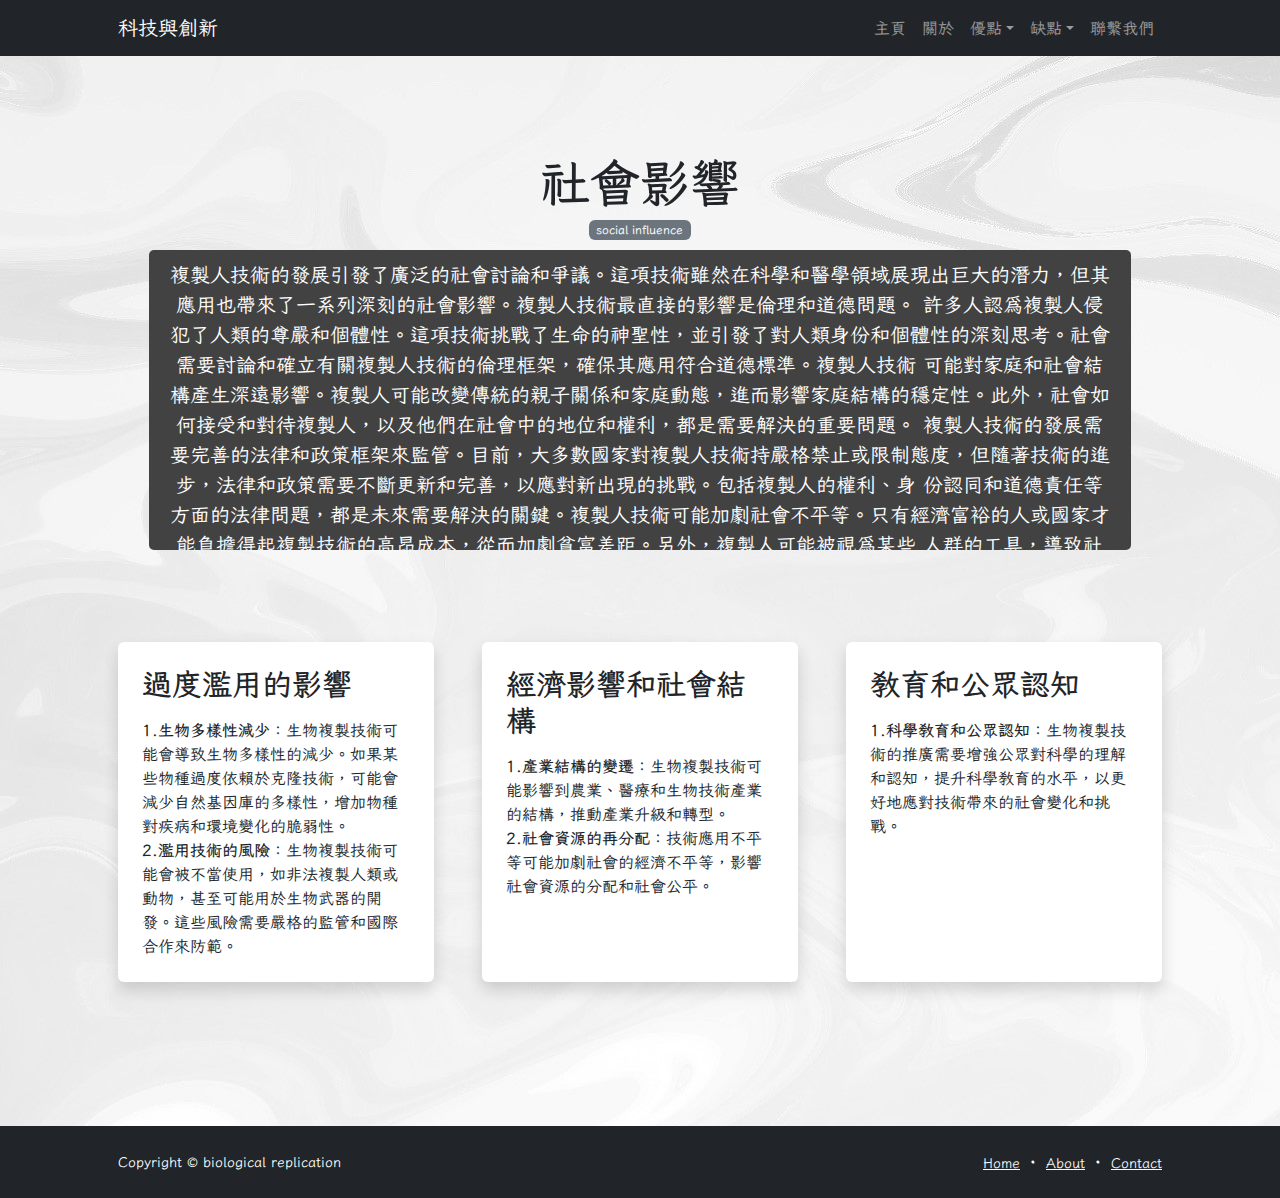
<file: social influence.html>
<!DOCTYPE html>
<html lang="zh-TW">
    <head>
        <meta charset="utf-8" />
        <meta name="viewport" content="width=device-width, initial-scale=1, shrink-to-fit=no" />
        <meta name="description" content="" />
        <meta name="author" content="" />
        <title>科技與創新-生物複製</title>
        <!-- Favicon-->
        <link rel="icon" type="image/x-icon" href="assets/favicon.ico" />
        <!-- Bootstrap icons-->
        <link href="https://cdn.jsdelivr.net/npm/bootstrap-icons@1.5.0/font/bootstrap-icons.css" rel="stylesheet" />
        <!-- Google Font-->
        <link rel="preconnect" href="https://fonts.googleapis.com">
        <link rel="preconnect" href="https://fonts.gstatic.com" crossorigin>
        <link href="https://fonts.googleapis.com/css2?family=LXGW+WenKai+TC:wght@400;700&display=swap" rel="stylesheet">
        <!-- Core theme CSS (includes Bootstrap)-->
        <link href="css/styles.css" rel="stylesheet" />
        <link href="css/mystyles.css" rel="stylesheet" />
    </head>
    <body class="d-flex flex-column h-100">
        <main class="flex-shrink-0">
            <!-- Navigation-->
            <div class="indexbg">
            <nav class="navbar navbar-expand-lg navbar-dark bg-dark">
                <div class="container px-5">
                    <a class="navbar-brand" href="index.html">科技與創新</a>
                    <button class="navbar-toggler" type="button" data-bs-toggle="collapse" data-bs-target="#navbarSupportedContent" aria-controls="navbarSupportedContent" aria-expanded="false" aria-label="Toggle navigation"><span class="navbar-toggler-icon"></span></button>
                    <div class="collapse navbar-collapse" id="navbarSupportedContent">
                        <ul class="navbar-nav ms-auto mb-2 mb-lg-0">
                            <li class="nav-item"><a class="nav-link" href="index.html">主頁</a></li>
                            <li class="nav-item"><a class="nav-link" href="about.html">關於</a></li>
                            <li class="nav-item dropdown">
                                <a class="nav-link dropdown-toggle" id="navbarDropdownBlog" href="#" role="button" data-bs-toggle="dropdown" aria-expanded="false">優點</a>
                                <ul class="dropdown-menu dropdown-menu-end" aria-labelledby="navbarDropdownBlog">
                                    <li><a class="dropdown-item" href="medical progress.html">醫學進步</a></li>
                                    <li><a class="dropdown-item" href="biodiversity.html">生物多樣性</a></li>
                                    <li><a class="dropdown-item" href="Technology development.html">科技發展</a></li>
                                </ul>
                            </li>
                            <li class="nav-item dropdown">
                                <a class="nav-link dropdown-toggle" id="navbarDropdownPortfolio" href="#" role="button" data-bs-toggle="dropdown" aria-expanded="false">缺點</a>
                                <ul class="dropdown-menu dropdown-menu-end" aria-labelledby="navbarDropdownPortfolio">
                                    <li><a class="dropdown-item" href="social influence.html">社會影響</a></li>
                                    <li><a class="dropdown-item" href="health risks.html">健康風險</a></li>
                                    <li><a class="dropdown-item" href="economic cost.html">經濟成本</a></li>
                                </ul>
                            </li>
                            <li class="nav-item"><a class="nav-link" href="faq.html">聯繫我們</a></li>
                        </ul>
                    </div>
                </div>
            </nav>
            <!-- Header-->
            <header class="py-5">
                <div class=" px-5">
                    <div class="row justify-content-center">
                        <div class="col-lg-8 col-xxl-6">
                            <div class="text-center my-5">
                                <h1 class="slide-in1 fw-bolder mp mb-1">社會影響</h1>
            <!-- Post categories-->
            <a class="zoom-effect slide-in1 badge bg-secondary text-decoration-none link-light" href="https://scitechvista.nat.gov.tw/Article/C000009/detail?ID=55432a62-abeb-493f-8548-df2747ab0f37 " target="_blank" >social influence</a>
                                <p class="slide-in2 overflow">複製人技術的發展引發了廣泛的社會討論和爭議。這項技術雖然在科學和醫學領域展現出巨大的潛力，但其應用也帶來了一系列深刻的社會影響。複製人技術最直接的影響是倫理和道德問題。
                                    許多人認為複製人侵犯了人類的尊嚴和個體性。這項技術挑戰了生命的神聖性，並引發了對人類身份和個體性的深刻思考。社會需要討論和確立有關複製人技術的倫理框架，確保其應用符合道德標準。複製人技術
                                    可能對家庭和社會結構產生深遠影響。複製人可能改變傳統的親子關係和家庭動態，進而影響家庭結構的穩定性。此外，社會如何接受和對待複製人，以及他們在社會中的地位和權利，都是需要解決的重要問題。
                                    複製人技術的發展需要完善的法律和政策框架來監管。目前，大多數國家對複製人技術持嚴格禁止或限制態度，但隨著技術的進步，法律和政策需要不斷更新和完善，以應對新出現的挑戰。包括複製人的權利、身
                                    份認同和道德責任等方面的法律問題，都是未來需要解決的關鍵。複製人技術可能加劇社會不平等。只有經濟富裕的人或國家才能負擔得起複製技術的高昂成本，從而加劇貧富差距。另外，複製人可能被視為某些
                                    人群的工具，導致社會地位的不平等和歧視現象的加劇。複製人可能面臨巨大的心理和社會壓力。由於複製人的存在違背了自然生育的規律，他們可能在社會中遭遇偏見、歧視和孤立。這些心理和社會壓力對複製
                                    人的心理健康和社會融合都是巨大的挑戰。不同文化和宗教對複製人技術有不同的看法。某些文化和宗教可能強烈反對複製人，認為這違反了自然法則和宗教信仰。這種文化和宗教上的分歧可能導致社會的進一步
                                    分裂，並引發國際間的倫理和法律爭論。複製人技術帶來的社會影響是多方面的，既有潛在的積極應用，也有深刻的倫理、法律和社會挑戰。面對這些挑戰，我們需要通過<span class="yellow">廣泛的社會對話</span>、<span class="yellow">完善的法律</span>
                                    框架和合理的倫理指導，確保複製人技術的發展和應用符合社會的道德和價值觀，並能夠真正造福人類社會。</p>
                            </div>
                        </div>
                    </div>
                </div>
            </header>
            <!-- Blog preview section-->
            <section class="py-5">
                <div class="container px-5 my-5">
                    <div class="row gx-5 justify-content-center">
                    </div>
                    <div class="row gx-5">
                        <div class="slide-in2 text1 col-lg-4 mb-5">
                            <div class="card h-100 shadow border-0">
                                <div class="hoverfont card-body p-4">
                                    <a class="text-decoration-none link-dark stretched-link" href="#!"><h5 class="fontt fw-bolder mb-3">過度濫用的影響</h5></a>
                                    <p class="card-text mb-0"><span class="hr">1.生物多樣性減少：</span>生物複製技術可能會導致生物多樣性的減少。如果某些物種過度依賴於克隆技術，可能會減少自然基因庫的多樣性，增加物種對疾病和環境變化的脆弱性。</p>
                                    <p class="card-text mb-0"><span class="hr">2.濫用技術的風險：</span>生物複製技術可能會被不當使用，如非法複製人類或動物，甚至可能用於生物武器的開發。這些風險需要嚴格的監管和國際合作來防範。</p>
                                </div>
                            </div>
                        </div>
                        <div class="slide-in2 text2 col-lg-4 mb-5">
                            <div class="card h-100 shadow border-0">
                                <div class="hoverfont card-body p-4">
                                    <a class="text-decoration-none link-dark stretched-link" href="#!"><h5 class="fontt fw-bolder mb-3">經濟影響和社會結構</h5></a>
                                    <p class="card-text mb-0"><span class="hr">1.產業結構的變遷：</span>生物複製技術可能影響到農業、醫療和生物技術產業的結構，推動產業升級和轉型。</p>
                                    <p class="card-text mb-0"><span class="hr">2.社會資源的再分配：</span>技術應用不平等可能加劇社會的經濟不平等，影響社會資源的分配和社會公平。</p>
                                </div>
                            </div>
                        </div>
                        <div class="slide-in2 text3 col-lg-4 mb-5">
                            <div class="card h-100 shadow border-0">
                                <div class="hoverfont card-body p-4">
                                    <a class="text-decoration-none link-dark stretched-link" href="#!"><h5 class="fontt fw-bolder mb-3">教育和公眾認知</h5></a>
                                    <p class="card-text mb-0"><span class="hr">1.科學教育和公眾認知：</span>生物複製技術的推廣需要增強公眾對科學的理解和認知，提升科學教育的水平，以更好地應對技術帶來的社會變化和挑戰。</p>
                                </div>
                            </div>
                        </div>
                    </div>
                </div>
            </section>
        </div>
        </main>
        <!-- Footer-->
        <footer class="bg-dark py-4 mt-auto">
            <div class="container px-5">
                <div class="row align-items-center justify-content-between flex-column flex-sm-row">
                    <div class="col-auto"><div class="small m-0 text-white">Copyright &copy; biological replication</div></div>
                    <div class="col-auto">
                        <a class="link-light small" href="https://a0931420082.github.io/index.html">Home</a>
                        <span class="text-white mx-1">&middot;</span>
                        <a class="link-light small" href="https://a0931420082.github.io/about.html">About</a>
                        <span class="text-white mx-1">&middot;</span>
                        <a class="link-light small" href="https://a0931420082.github.io/faq.html">Contact</a>
                    </div>
                </div>
            </div>
        </footer>
        <!-- Bootstrap core JS-->
        <script src="https://cdn.jsdelivr.net/npm/bootstrap@5.2.3/dist/js/bootstrap.bundle.min.js"></script>
        <!-- Core theme JS-->
        <script src="js/scripts.js"></script>
    </body>
</html>
</file>
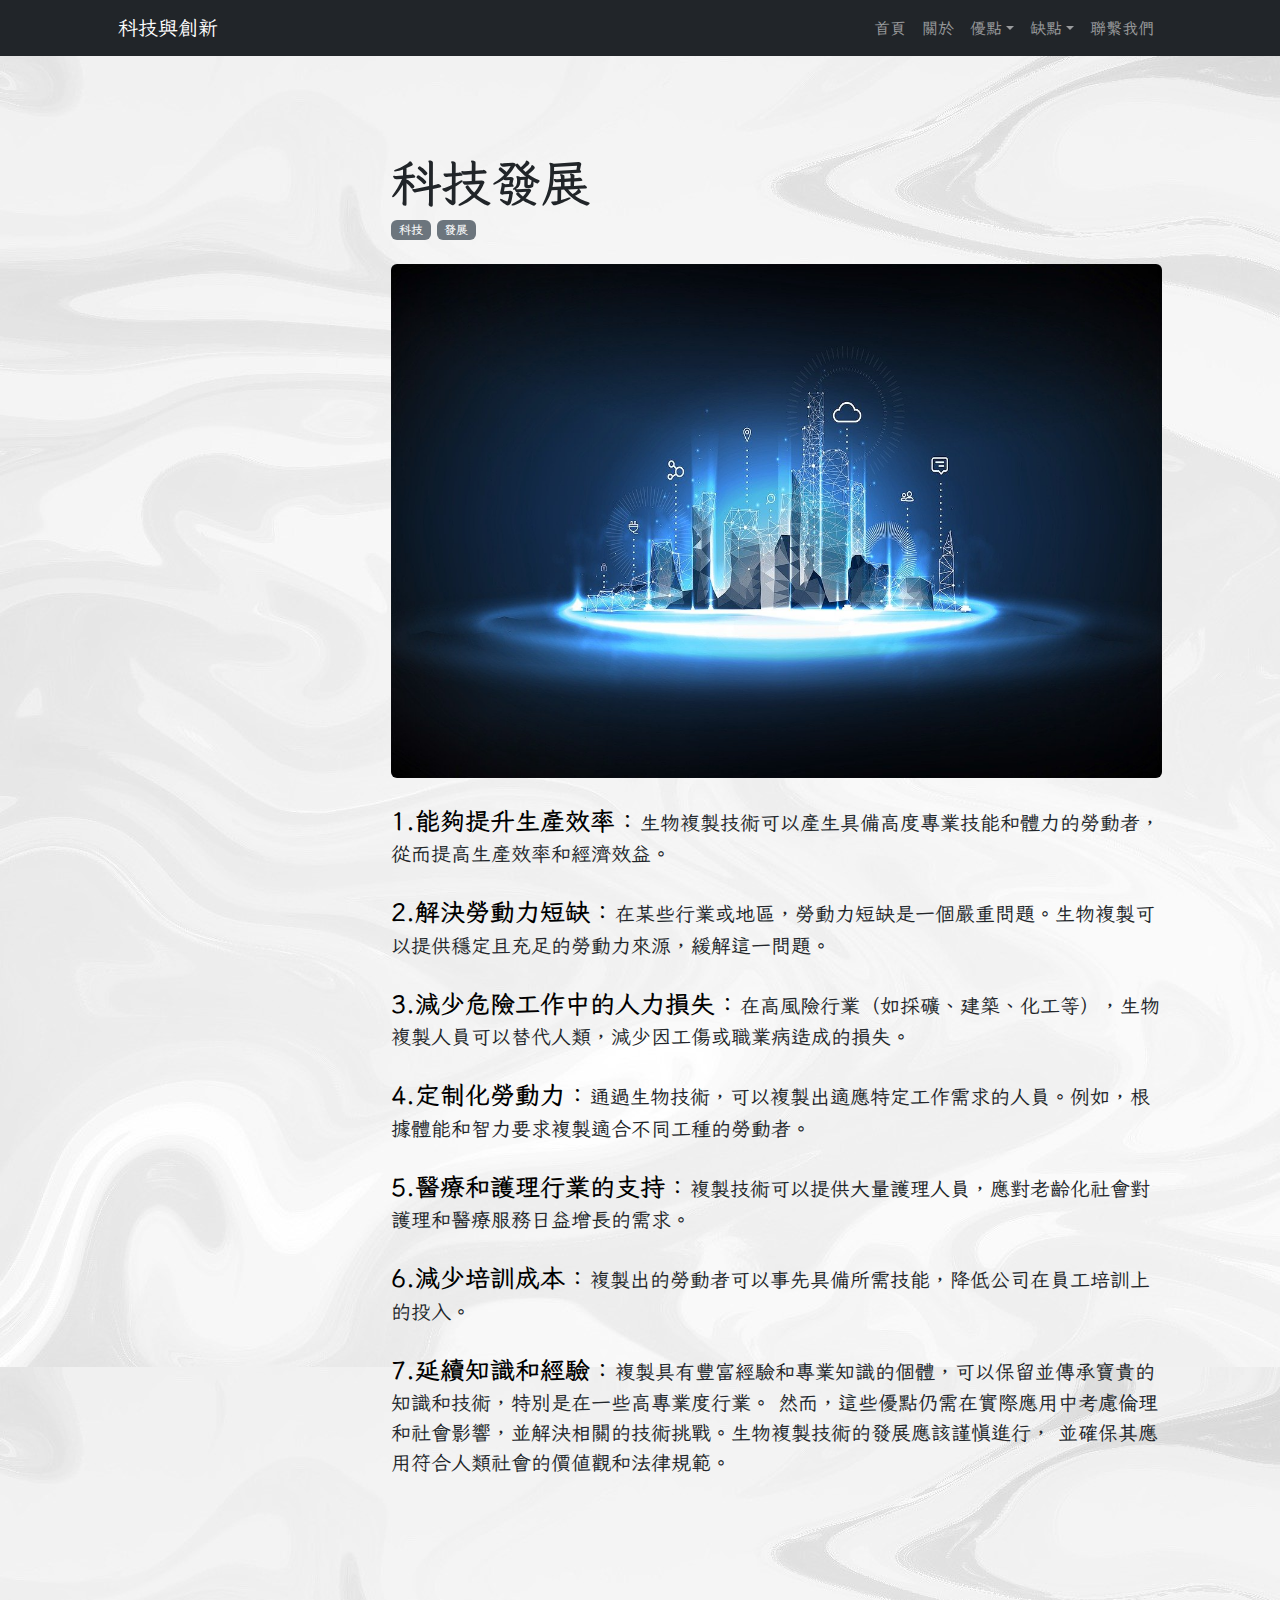
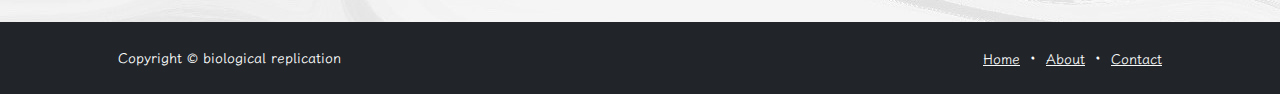
<file: Technology development.html>
<!DOCTYPE html>
<html lang="zh-TW">
    <head>
        <meta charset="utf-8" />
        <meta name="viewport" content="width=device-width, initial-scale=1, shrink-to-fit=no" />
        <meta name="description" content="" />
        <meta name="author" content="" />
        <title>科技與創新-生物複製</title>
        <!-- Favicon-->
        <link rel="icon" type="image/x-icon" href="assets/favicon.ico" />
        <!-- Bootstrap icons-->
        <link href="https://cdn.jsdelivr.net/npm/bootstrap-icons@1.5.0/font/bootstrap-icons.css" rel="stylesheet" />
        <!-- Google Font-->
        <link rel="preconnect" href="https://fonts.googleapis.com">
        <link rel="preconnect" href="https://fonts.gstatic.com" crossorigin>
        <link href="https://fonts.googleapis.com/css2?family=LXGW+WenKai+TC:wght@400;700&display=swap" rel="stylesheet">
        <!-- Core theme CSS (includes Bootstrap)-->
        <link href="css/styles.css" rel="stylesheet" />
        <link href="css/mystyles.css" rel="stylesheet" />
    </head>
    <body class="d-flex flex-column">
        <main class="flex-shrink-0">
            <!-- Navigation-->
            <div class="indexbg">
            <nav class="navbar navbar-expand-lg navbar-dark bg-dark">
                <div class="container px-5">
                    <a class="navbar-brand" href="index.html">科技與創新</a>
                    <button class="navbar-toggler" type="button" data-bs-toggle="collapse" data-bs-target="#navbarSupportedContent" aria-controls="navbarSupportedContent" aria-expanded="false" aria-label="Toggle navigation"><span class="navbar-toggler-icon"></span></button>
                    <div class="collapse navbar-collapse" id="navbarSupportedContent">
                        <ul class="navbar-nav ms-auto mb-2 mb-lg-0">
                            <li class="nav-item"><a class="nav-link" href="index.html">首頁</a></li>
                            <li class="nav-item"><a class="nav-link" href="about.html">關於</a></li>
                            <li class="nav-item dropdown">
                                <a class="nav-link dropdown-toggle" id="navbarDropdownBlog" href="#" role="button" data-bs-toggle="dropdown" aria-expanded="false">優點</a>
                                <ul class="dropdown-menu dropdown-menu-end" aria-labelledby="navbarDropdownBlog">
                                    <li><a class="dropdown-item" href="medical progress.html">醫學進步</a></li>
                                    <li><a class="dropdown-item" href="biodiversity.html">生物多樣性</a></li>
                                    <li><a class="dropdown-item" href="Technology development.html">科技發展</a></li>
                                </ul>
                            </li>
                            <li class="nav-item dropdown">
                                <a class="nav-link dropdown-toggle" id="navbarDropdownPortfolio" href="#" role="button" data-bs-toggle="dropdown" aria-expanded="false">缺點</a>
                                <ul class="dropdown-menu dropdown-menu-end" aria-labelledby="navbarDropdownPortfolio">
                                    <li><a class="dropdown-item" href="social influence.html">社會影響</a></li>
                                    <li><a class="dropdown-item" href="health risks.html">健康風險</a></li>
                                    <li><a class="dropdown-item" href="economic cost.html">經濟成本</a></li>
                                </ul>
                            </li>
                            <li class="nav-item"><a class="nav-link" href="faq.html">聯繫我們</a></li>
                        </ul>
                    </div>
                </div>
            </nav>
            <!-- Page Content-->
            <section class="py-5">
                <div class="container px-5 my-5">
                    <div class="row gx-5">
                        <div class="col-lg-3">
                            <div class="d-flex align-items-center mt-lg-5 mb-4">
                            </div>
                        </div>
                        <div class="col-lg-9">
                            <!-- Post content-->
                            <article>
                                <!-- Post header-->
                                <header class="mb-4">
                                    <!-- Post title-->
                                    <h1 class="slide-in fw-bolder mp mb-1">科技發展</h1>
                                    <!-- Post categories-->
                                    <a class="slide-in1 badge bg-secondary text-decoration-none link-light" href="#!">科技</a>
                                    <a class="slide-in1 badge bg-secondary text-decoration-none link-light" href="#!">發展</a>
                                </header>
                                <!-- Preview image figure-->
                                <figure class="mb-4"><img class="slide-in2 img-fluid rounded" src="assets/technology.jpg" alt="technology" /></figure>
                                <!-- Post content-->
                                <section class="mb-5">
                                    <p class="fs-5 mb-4"><span class="font">1.能夠提升生產效率：</span>生物複製技術可以產生具備高度專業技能和體力的勞動者，從而提高生產效率和經濟效益。</p>
                                    <p class="fs-5 mb-4"><span class="font">2.解決勞動力短缺：</span>在某些行業或地區，勞動力短缺是一個嚴重問題。生物複製可以提供穩定且充足的勞動力來源，緩解這一問題。</p>
                                    <p class="fs-5 mb-4"><span class="font">3.減少危險工作中的人力損失：</span>在高風險行業（如採礦、建築、化工等），生物複製人員可以替代人類，減少因工傷或職業病造成的損失。</p>
                                    <p class="fs-5 mb-4"><span class="font">4.定制化勞動力：</span>通過生物技術，可以複製出適應特定工作需求的人員。例如，根據體能和智力要求複製適合不同工種的勞動者。</p>
                                    <p class="fs-5 mb-4"><span class="font">5.醫療和護理行業的支持：</span>複製技術可以提供大量護理人員，應對老齡化社會對護理和醫療服務日益增長的需求。</p>
                                    <p class="fs-5 mb-4"><span class="font">6.減少培訓成本：</span>複製出的勞動者可以事先具備所需技能，降低公司在員工培訓上的投入。</p>
                                    <p class="fs-5 mb-4"><span class="font">7.延續知識和經驗：</span>複製具有豐富經驗和專業知識的個體，可以保留並傳承寶貴的知識和技術，特別是在一些高專業度行業。
                                                                                            然而，這些優點仍需在實際應用中考慮倫理和社會影響，並解決相關的技術挑戰。生物複製技術的發展應該謹慎進行，
                                                                                            並確保其應用符合人類社會的價值觀和法律規範。</p>
                                </section>
                            </article>
                        </div>
                    </div>
                </div>
            </section>
        </div>
        </main>
        <!-- Footer-->
        <footer class="bg-dark py-4 mt-auto">
            <div class="container px-5">
                <div class="row align-items-center justify-content-between flex-column flex-sm-row">
                    <div class="col-auto"><div class="small m-0 text-white">Copyright &copy; biological replication</div></div>
                    <div class="col-auto">
                        <a class="link-light small" href="https://a0931420082.github.io/index.html">Home</a>
                        <span class="text-white mx-1">&middot;</span>
                        <a class="link-light small" href="https://a0931420082.github.io/about.html">About</a>
                        <span class="text-white mx-1">&middot;</span>
                        <a class="link-light small" href="https://a0931420082.github.io/faq.html">Contact</a>
                    </div>
                </div>
            </div>
        </footer>
        <!-- Bootstrap core JS-->
        <script src="https://cdn.jsdelivr.net/npm/bootstrap@5.2.3/dist/js/bootstrap.bundle.min.js"></script>
        <!-- Core theme JS-->
        <script src="js/scripts.js"></script>
    </body>
</html>
</file>
<file: css/mystyles.css>
table.mytable th{
    font-size: 30px;
    padding-left:10px;
    margin-left: 10rem;
    width: 10%;
    text-align: left;
    background-color: bisque;
    color: azure;
    border: 2.5px solid burlywood;
}
table.mytable td{
    font-size: 20px;
    text-align: left;
    border-collapse: separate;
    border: 2px solid forestgreen;
    
}
.overflow{
    color: rgb(255, 255, 255);
    background-color: rgb(66, 66, 66);
    overflow-y: auto;
    font-size: 20px;
    padding-left: 20px;
    padding-right: 20px;
    padding-top: 10px;
    padding-bottom: 10px;
    height: 300px;
    margin: -100px;
    margin-top: 10px;
    border-radius: 5px;
}
.by{
    font-size: 30px;
}
.mp{
    font-size: 50px;
}
.abouth3{
    font-size: 50px;
}
.abouth2{
    margin-bottom: 20px;
    width: auto;
    text-align: center;
    font-size:20px;
}
.abouth1{
    width: auto;
    text-align: center;
    font-size: 70px;
}
.indexh1{
    margin-top: 20px;
    font-size: 50px;
    margin-left: 20px;
    font-weight: bolder;
    margin-bottom: 20px;
}
/*index*/
.overflow1{
    overflow-y: auto;
    height: 300px;
    text-align: center;
    color: white;
    background-color: rgb(66, 66, 66);
    padding-left: 20px;
    padding-right: 20px;
    padding-top: 10px;
    padding-bottom: 10px;
    margin-left: 80px;
    margin-right: 80px;
    font-size: 30px;
    border-radius: 5px;
    width: 80%;
    box-align:center;
}
.overflow2{
    color: rgb(255, 255, 255);
    background-color: rgb(66, 66, 66);
    overflow-y: auto;
    font-size: 20px;
    padding-left: 20px;
    padding-right: 20px;
    padding-top: 10px;
    padding-bottom: 10px;
    height: 300px;
    margin: -150px;
    margin-top: 10px;
    border-radius: 5px;
}
span.font{
    font-weight:bolder;
    font-size: 25px;
    color:rgb(0, 0, 0);
}
.indeximg{
    height: 600px;
    width: 700px;
}
.indexh2{
    font-size: 60px;
    font-weight: bolder;
    color: white;
}
.indexh3{
    font-size: 60px;
    font-weight: bolder;
    color: white;
}
.indexbg{
    background-image: url(../assets/bg.jpg);
}
.faqbg{
    background-image: url(../assets/bg1.jpg);
}
.faqfont{
    color: white;
    font-weight: bolder;
    font-size: 50px;
}
.faqfont1{
    font-size: 50px;
    color: white;
}
span.faqfont1{
    color: white;
    font-size: larger;
}
/* 定義一個類，用於設定初始背景顏色 */
.hover-background {
    background-image: url(../assets/bg1.jpg); /* 初始背景顏色 */
    padding: 20px;
    text-align: center;
    transition: background-color 0.3s ease; /* 背景顏色變化時的過渡效果 */
}

/* 定義鼠標懸停時的背景顏色 */
.hover-background:hover {
    background-image: url(../assets/bg2.jpg); /* 懸停時的背景顏色 */
}
.image-container {
    display: inline-block;
}
.image-container img {
    display: block;
    transition: transform 0.2s ease-in-out;
}
.image-container:hover img {
    animation: heartbeat 0.3s ease-in-out;
}
.text-box {
    display: inline-block;
    padding: 20px;
    background-color: #f0f0f0;
    border: 1px solid #ccc;
    font-size: 1.5em;
    opacity: 0;
    transition: opacity 0.5s ease-in-out;
}
.text-box.heartbeat {
    animation: heartbeat 0.5s ease-in-out;
}
@keyframes heartbeat {
    0%, 100% {
        transform: scale(1);
    }
    25%, 75% {
        transform: scale(1.1);
    }
    50% {
        transform: scale(1.2);
    }
}
.flip-once {
    animation: flip 1s forwards;
  }
.flip-once:hover{
    animation: flip-once 1s forwards;
}
  
@keyframes flip {
  0% {
    transform: scaleX(1);
  }
  50% {
    transform: scaleX(-1);
  }
  100%{
      transform: scaleX(1);
  }
}
span.hr{
    font-weight: bolder;
}



.hoverfont:hover{
    font-size: 25px;
}
body {
    font-family: 'LXGW WenKai TC', sans-serif;
}
h1, h2, h3, h4, h5, h6, .h1, .h2, .h3, .h4, .h5, .h6 {
    font-family: 'LXGW WenKai TC', sans-serif;
}
span.link{
    color:white;
}
.fontt{
    font-size: 30px;
}
@keyframes slideInFromLeft {
    0% {
        transform: translateX(-100%);
    }
    100% {
        transform: translateX(0);
    }
}

.slide-in {
    animation: slideInFromLeft 1s ease;
}
@keyframes slideInFromRight {
    0% {
        transform: translateX(100%);
    }
    100% {
        transform: translateX(0);
    }
}
.slide-in1 {
    animation: slideInFromRight 1s ease;
}
.zoom-effect {
    transition: transform 0.3s; /* 添加過渡效果 */

}

.zoom-effect:hover {
    transform: scale(1.2); /* 鼠標懸停時放大到1.2倍 */
}
@keyframes slideInFromBottom {
    0% {
        transform: translateY(100%);
    }
    100% {
        transform: translateY(0);
    }
}
.slide-in2 {
    animation: slideInFromBottom 1s ease;
    animation-fill-mode: both; /* 當動畫完成時保持最終狀態 */
}
/* 為每個文字塊添加不同的延遲 */
.text1 { animation-delay: 0s; }
.text2 { animation-delay: 0.5s; }
.text3 { animation-delay: 1s; }
.text4 { animation-delay: 1.5s; }
.text5 { animation-delay: 2s; }
.text6 { animation-delay: 2.5s; }

span.yellow{
    color: rgb(253, 173, 0);
    font-weight: bolder ;
}
</file>
